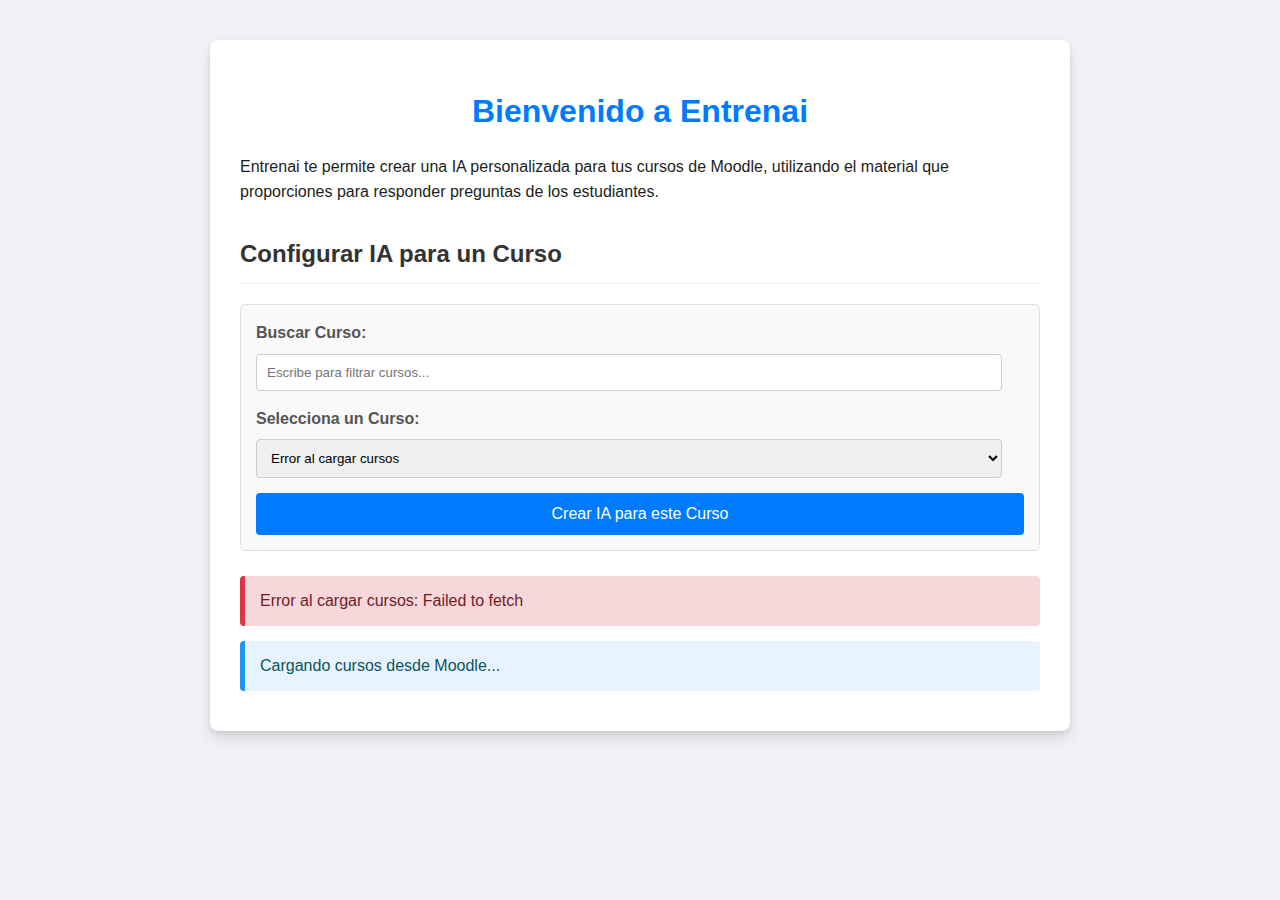
<file: static/index.html>
<!DOCTYPE html>
<html lang="es">
<head>
    <meta charset="UTF-8">
    <meta name="viewport" content="width=device-width, initial-scale=1.0">
    <title>Entrenai - Configuración de IA</title>
    <link rel="stylesheet" href="style.css">
</head>
<body>
    <div class="container">
        <h1>Bienvenido a Entrenai</h1>
        <p>Entrenai te permite crear una IA personalizada para tus cursos de Moodle, utilizando el material que proporciones para responder preguntas de los estudiantes.</p>
        
        <h2>Configurar IA para un Curso</h2>
        
        <div class="controls">
            <label for="course-search">Buscar Curso:</label>
            <input type="text" id="course-search" placeholder="Escribe para filtrar cursos...">
            
            <label for="course-select">Selecciona un Curso:</label>
            <select id="course-select" name="course-select">
                <option value="">Cargando cursos...</option>
            </select>
            
            <button id="setup-ai-button">Crear IA para este Curso</button>
        </div>
        
        <div id="status-messages">
            <!-- Los mensajes de estado aparecerán aquí -->
        </div>
    </div>
    
    <script src="script.js"></script>
</body>
</html>
</file>
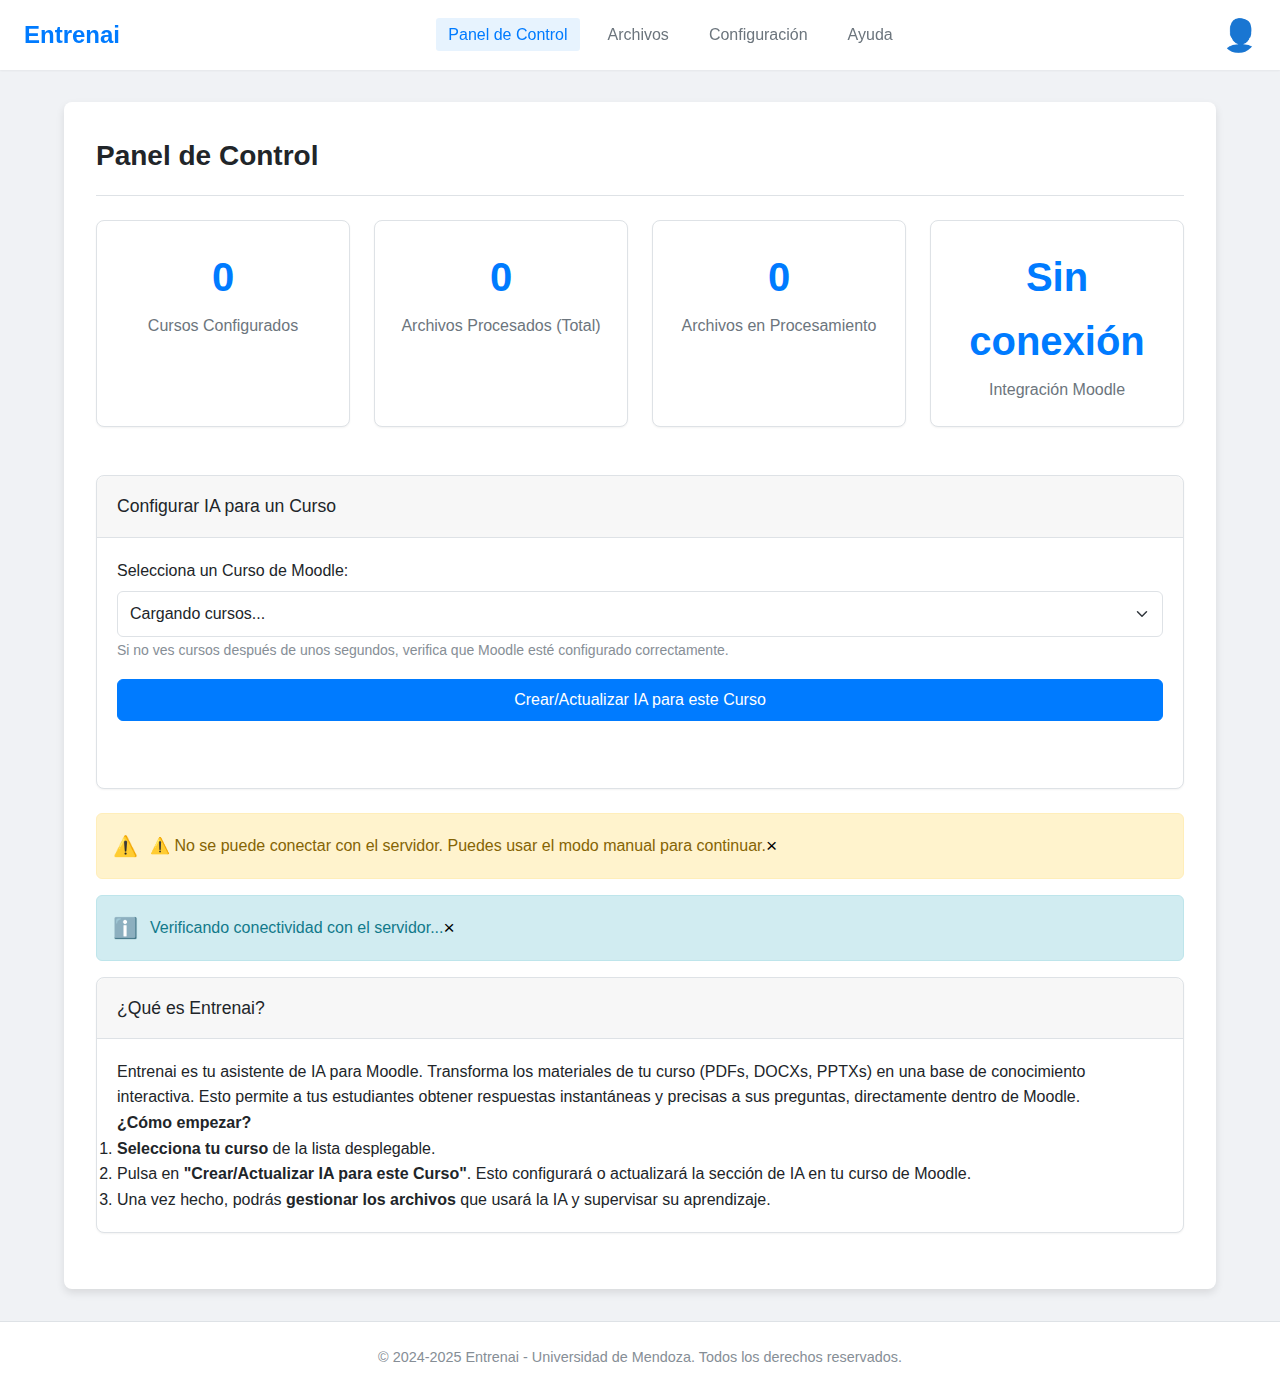
<file: entrenai2/api/estaticos/index.html>
<!DOCTYPE html>
<html lang="es">
<head>
    <meta charset="UTF-8">
    <meta name="viewport" content="width=device-width, initial-scale=1.0">
    <title>Entrenai - Panel de Control</title>
    <link rel="stylesheet" href="estilo.css">
</head>
<body>
    <header class="site-header">
        <div class="logo-container">
            <a href="index.html" class="site-title">Entrenai</a>
        </div>
        <nav class="main-nav">
            <ul>
                <li><a href="index.html" class="active">Panel de Control</a></li>
                <li><a href="#" id="nav-gestionar-archivos">Archivos</a></li>
                <li><a href="#">Configuración</a></li>
                <li><a href="#">Ayuda</a></li>
            </ul>
        </nav>
        <div class="user-profile-icon">
            <img src="data:image/svg+xml,<svg xmlns='http://www.w3.org/2000/svg' viewBox='0 0 100 100'><text y='.9em' font-size='90'>👤</text></svg>" alt="Perfil">
        </div>
    </header>

    <main class="main-content">
        <div class="page-container">
            <div class="page-header">
                <h1>Panel de Control</h1>
            </div>

            <!-- Sección de Estadísticas -->
            <section class="dashboard-grid mb-4">
                <div class="card stat-card">
                    <div class="stat-value" id="stat-cursos-configurados">0</div>
                    <div class="stat-label">Cursos Configurados</div>
                </div>
                <div class="card stat-card">
                    <div class="stat-value" id="stat-archivos-procesados">0</div>
                    <div class="stat-label">Archivos Procesados (Total)</div>
                </div>
                <div class="card stat-card">
                    <div class="stat-value" id="stat-archivos-en-proceso">0</div>
                    <div class="stat-label">Archivos en Procesamiento</div>
                </div>
                <div class="card stat-card">
                    <div class="stat-value" id="stat-estado-moodle">N/A</div>
                    <div class="stat-label">Integración Moodle</div>
                </div>
            </section>

            <!-- Sección de Configuración de Curso -->
            <section class="card mb-4">
                <div class="card-header">
                    Configurar IA para un Curso
                </div>
                <div class="card-body">
                    <div class="form-group">
                        <label for="selector-curso" class="form-label">Selecciona un Curso de Moodle:</label>
                        <select id="selector-curso" name="selector-curso" class="form-select">
                            <option value="">Cargando cursos...</option>
                        </select>
                        <small class="form-text text-muted">
                            Si no ves cursos después de unos segundos, verifica que Moodle esté configurado correctamente.
                        </small>
                    </div>
                    
                    <div class="form-group" id="entrada-manual-curso" style="display: none;">
                        <label for="id-curso-manual" class="form-label">ID del Curso (Manual):</label>
                        <input type="number" id="id-curso-manual" class="form-control" placeholder="Ingresa el ID del curso">
                        <small class="form-text text-muted">
                            Usa esta opción si Moodle no está disponible. Ingresa el ID numérico del curso.
                        </small>
                    </div>
                    
                    <div class="d-flex" style="gap: 1rem;">
                        <button id="boton-configurar-ia" class="btn btn-primary" style="flex-grow: 1;">
                            <span class="btn-spinner d-none"></span>
                            Crear/Actualizar IA para este Curso
                        </button>
                        <button id="boton-gestionar-archivos" class="btn btn-secondary" style="display:none; flex-grow: 1;">
                            Gestionar Archivos del Curso
                        </button>
                    </div>

                    <div class="form-group">
                        <button type="button" id="alternar-entrada-manual" class="btn btn-sm btn-outline-secondary">
                            Usar ID de curso manual
                        </button>
                    </div>
                </div>
            </section>
            
            <div id="contenedor-mensajes-estado"></div>

            <section class="card">
                <div class="card-header">
                    ¿Qué es Entrenai?
                </div>
                <div class="card-body">
                    <p>Entrenai es tu asistente de IA para Moodle. Transforma los materiales de tu curso (PDFs, DOCXs, PPTXs) en una base de conocimiento interactiva. Esto permite a tus estudiantes obtener respuestas instantáneas y precisas a sus preguntas, directamente dentro de Moodle.</p>
                    <h4>¿Cómo empezar?</h4>
                    <ol>
                        <li><strong>Selecciona tu curso</strong> de la lista desplegable.</li>
                        <li>Pulsa en <strong>"Crear/Actualizar IA para este Curso"</strong>. Esto configurará o actualizará la sección de IA en tu curso de Moodle.</li>
                        <li>Una vez hecho, podrás <strong>gestionar los archivos</strong> que usará la IA y supervisar su aprendizaje.</li>
                    </ol>
                </div>
            </section>
        </div>
    </main>

    <footer class="site-footer">
        © 2024-2025 Entrenai - Universidad de Mendoza. Todos los derechos reservados.
    </footer>
    
    <script src="script.js"></script>
    <script>
        document.getElementById('nav-gestionar-archivos').addEventListener('click', function(event) {
            event.preventDefault();
            const selectorCurso = document.getElementById('selector-curso');
            const idCursoSeleccionado = selectorCurso ? selectorCurso.value : null;
            const contenedorMensajes = document.getElementById('contenedor-mensajes-estado');

            function mostrarAlerta(mensaje, tipo = 'warning') {
                if (!contenedorMensajes) return;
                const divAlerta = document.createElement('div');
                divAlerta.className = `alert alert-${type} alert-dismissible fade show`;
                divAlerta.setAttribute('role', 'alert');
                divAlerta.innerHTML = `
                    ${mensaje}
                    <button type="button" class="btn-close" data-bs-dismiss="alert" aria-label="Cerrar" style="background: none; border: none; font-size: 1.2rem; float: right; cursor: pointer;">&times;</button>
                `;
                contenedorMensajes.appendChild(divAlerta);
                setTimeout(() => {
                    divAlerta.style.opacity = '0';
                    setTimeout(() => divAlerta.remove(), 500);
                }, 5000);

                divAlerta.querySelector('.btn-close').addEventListener('click', () => {
                    divAlerta.style.opacity = '0';
                    setTimeout(() => divAlerta.remove(), 500);
                });
            }

            if (idCursoSeleccionado) {
                window.location.href = `/ui/gestionar_archivos.html?id_curso=${idCursoSeleccionado}`;
            } else {
                mostrarAlerta('Por favor, selecciona un curso primero desde el Panel de Control para gestionar sus archivos.');
            }
        });

        document.getElementById('alternar-entrada-manual').addEventListener('click', function() {
            const divEntradaManual = document.getElementById('entrada-manual-curso');
            const divSelectorCurso = document.getElementById('selector-curso').closest('.form-group');
            const esVisibleEntradaManual = divEntradaManual.style.display === 'block';

            if (esVisibleEntradaManual) {
                divEntradaManual.style.display = 'none';
                divSelectorCurso.style.display = 'block';
                this.textContent = 'Usar ID de curso manual';
            } else {
                const valorSeleccionado = document.getElementById('selector-curso').value;
                if (valorSeleccionado) {
                    if (!confirm('Tienes una selección activa en el menú desplegable. ¿Estás seguro de que deseas cambiar a entrada manual?')) {
                        return;
                    }
                }

                divEntradaManual.style.display = 'block';
                divSelectorCurso.style.display = 'none';
                this.textContent = 'Volver a seleccionar curso';
            }
        });
    </script>
</body>
</html>
</file>
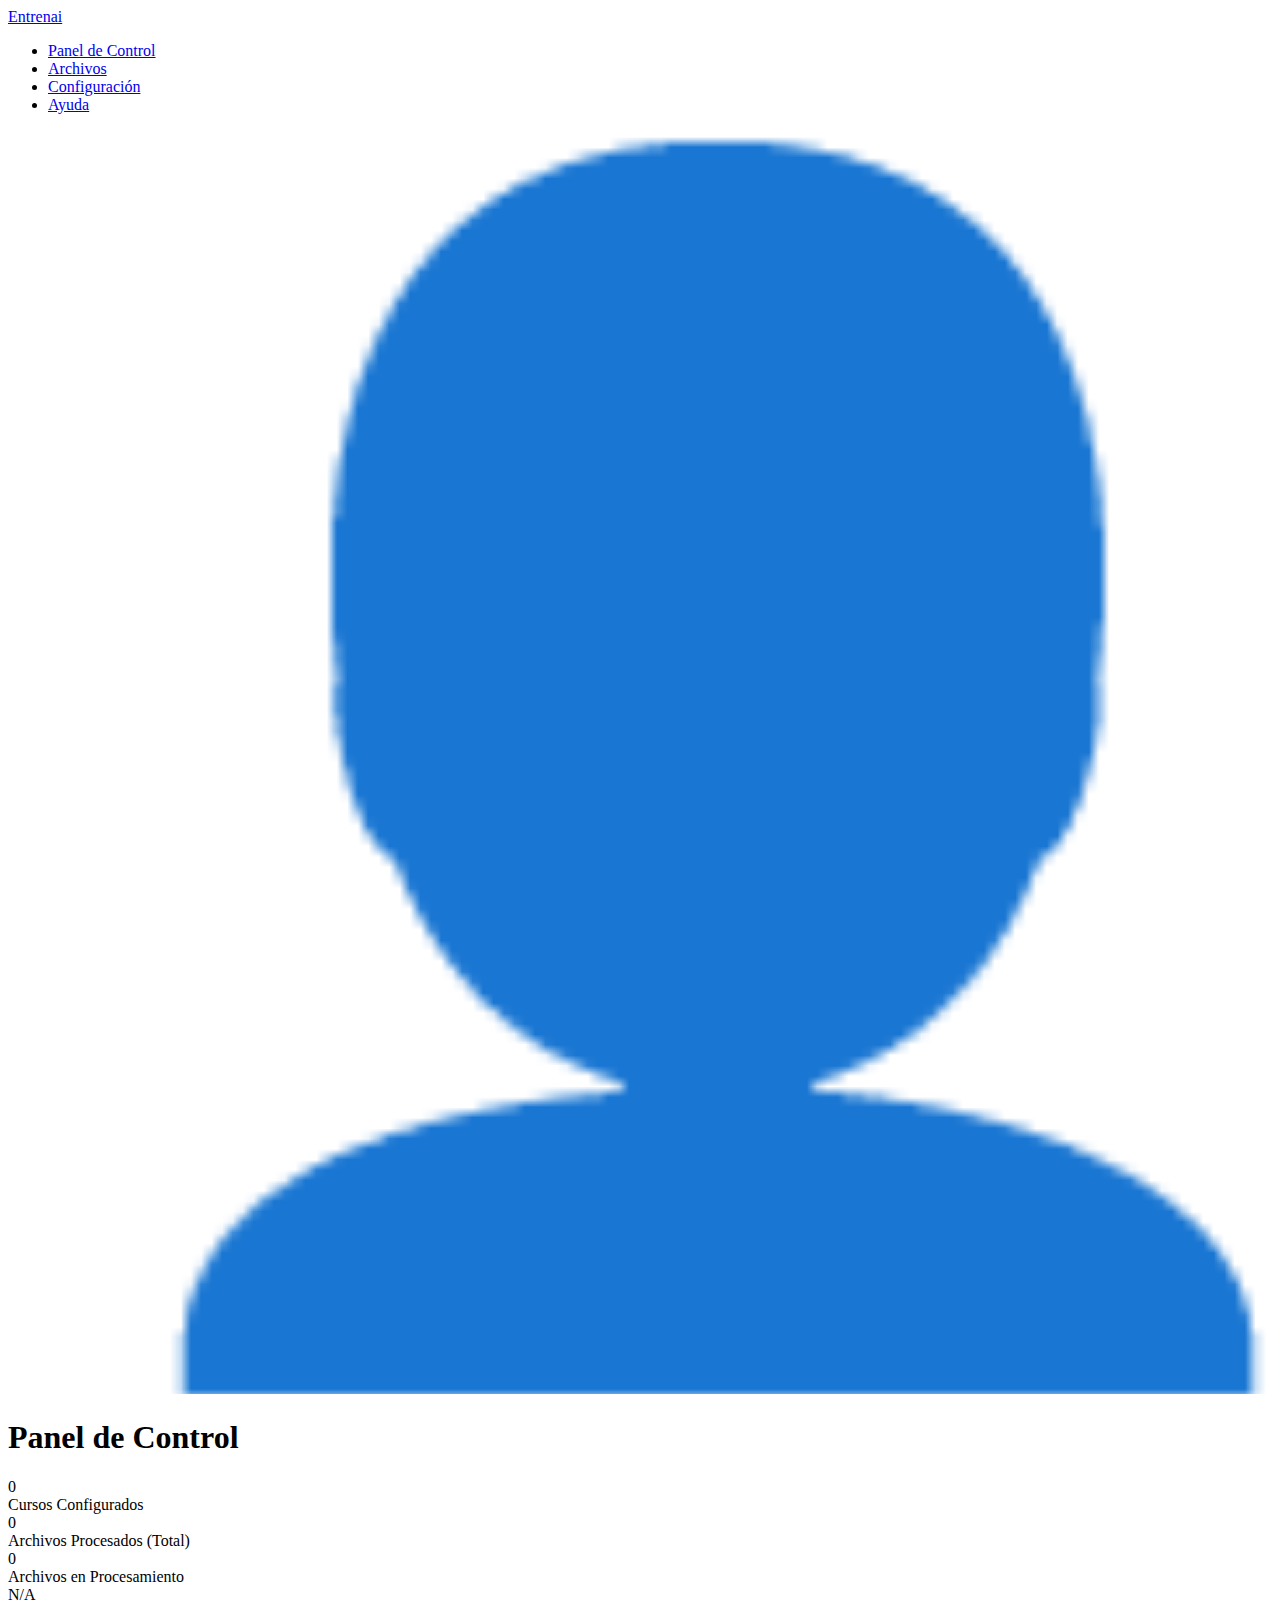
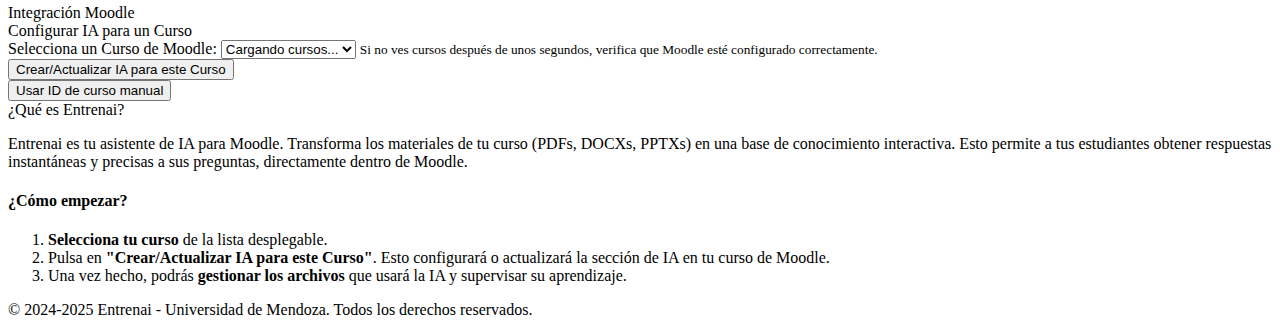
<file: entrenai_refactor/api/estaticos/index.html>
<!DOCTYPE html>
<html lang="es">
<head>
    <meta charset="UTF-8">
    <meta name="viewport" content="width=device-width, initial-scale=1.0">
    <title>Entrenai - Panel de Control</title>
    <link rel="stylesheet" href="estilo.css">
</head>
<body>
    <header class="site-header">
        <div class="logo-container">
            <a href="index.html" class="site-title">Entrenai</a>
        </div>
        <nav class="main-nav">
            <ul>
                <li><a href="index.html" class="active">Panel de Control</a></li>
                <li><a href="#" id="nav-gestionar-archivos">Archivos</a></li>
                <li><a href="#">Configuración</a></li>
                <li><a href="#">Ayuda</a></li>
            </ul>
        </nav>
        <div class="user-profile-icon">
            <img src="data:image/svg+xml,<svg xmlns='http://www.w3.org/2000/svg' viewBox='0 0 100 100'><text y='.9em' font-size='90'>👤</text></svg>" alt="Perfil">
        </div>
    </header>

    <main class="main-content">
        <div class="page-container">
            <div class="page-header">
                <h1>Panel de Control</h1>
            </div>

            <!-- Sección de Estadísticas -->
            <section class="dashboard-grid mb-4">
                <div class="card stat-card">
                    <div class="stat-value" id="stat-cursos-configurados">0</div>
                    <div class="stat-label">Cursos Configurados</div>
                </div>
                <div class="card stat-card">
                    <div class="stat-value" id="stat-archivos-procesados">0</div>
                    <div class="stat-label">Archivos Procesados (Total)</div>
                </div>
                <div class="card stat-card">
                    <div class="stat-value" id="stat-archivos-en-proceso">0</div>
                    <div class="stat-label">Archivos en Procesamiento</div>
                </div>
                <div class="card stat-card">
                    <div class="stat-value" id="stat-estado-moodle">N/A</div>
                    <div class="stat-label">Integración Moodle</div>
                </div>
            </section>

            <!-- Sección de Configuración de Curso -->
            <section class="card mb-4">
                <div class="card-header">
                    Configurar IA para un Curso
                </div>
                <div class="card-body">
                    <div class="form-group">
                        <label for="selector-curso" class="form-label">Selecciona un Curso de Moodle:</label>
                        <select id="selector-curso" name="selector-curso" class="form-select">
                            <option value="">Cargando cursos...</option>
                        </select>
                        <small class="form-text text-muted">
                            Si no ves cursos después de unos segundos, verifica que Moodle esté configurado correctamente.
                        </small>
                    </div>
                    
                    <div class="form-group" id="entrada-manual-curso" style="display: none;">
                        <label for="id-curso-manual" class="form-label">ID del Curso (Manual):</label>
                        <input type="number" id="id-curso-manual" class="form-control" placeholder="Ingresa el ID del curso">
                        <small class="form-text text-muted">
                            Usa esta opción si Moodle no está disponible. Ingresa el ID numérico del curso.
                        </small>
                    </div>
                    
                    <div class="d-flex" style="gap: 1rem;">
                        <button id="boton-configurar-ia" class="btn btn-primary" style="flex-grow: 1;">
                            <span class="btn-spinner d-none"></span>
                            Crear/Actualizar IA para este Curso
                        </button>
                        <button id="boton-gestionar-archivos" class="btn btn-secondary" style="display:none; flex-grow: 1;">
                            Gestionar Archivos del Curso
                        </button>
                    </div>

                    <div class="form-group">
                        <button type="button" id="alternar-entrada-manual" class="btn btn-sm btn-outline-secondary">
                            Usar ID de curso manual
                        </button>
                    </div>
                </div>
            </section>
            
            <div id="contenedor-mensajes-estado"></div>

            <section class="card">
                <div class="card-header">
                    ¿Qué es Entrenai?
                </div>
                <div class="card-body">
                    <p>Entrenai es tu asistente de IA para Moodle. Transforma los materiales de tu curso (PDFs, DOCXs, PPTXs) en una base de conocimiento interactiva. Esto permite a tus estudiantes obtener respuestas instantáneas y precisas a sus preguntas, directamente dentro de Moodle.</p>
                    <h4>¿Cómo empezar?</h4>
                    <ol>
                        <li><strong>Selecciona tu curso</strong> de la lista desplegable.</li>
                        <li>Pulsa en <strong>"Crear/Actualizar IA para este Curso"</strong>. Esto configurará o actualizará la sección de IA en tu curso de Moodle.</li>
                        <li>Una vez hecho, podrás <strong>gestionar los archivos</strong> que usará la IA y supervisar su aprendizaje.</li>
                    </ol>
                </div>
            </section>
        </div>
    </main>

    <footer class="site-footer">
        © 2024-2025 Entrenai - Universidad de Mendoza. Todos los derechos reservados.
    </footer>
    
    <script src="script.js"></script>
    <script>
        document.getElementById('nav-gestionar-archivos').addEventListener('click', function(event) {
            event.preventDefault();
            const selectorCurso = document.getElementById('selector-curso');
            const idCursoSeleccionado = selectorCurso ? selectorCurso.value : null;
            const contenedorMensajes = document.getElementById('contenedor-mensajes-estado');

            function mostrarAlerta(mensaje, tipo = 'warning') {
                if (!contenedorMensajes) return;
                const divAlerta = document.createElement('div');
                divAlerta.className = `alert alert-${type} alert-dismissible fade show`;
                divAlerta.setAttribute('role', 'alert');
                divAlerta.innerHTML = `
                    ${mensaje}
                    <button type="button" class="btn-close" data-bs-dismiss="alert" aria-label="Cerrar" style="background: none; border: none; font-size: 1.2rem; float: right; cursor: pointer;">&times;</button>
                `;
                contenedorMensajes.appendChild(divAlerta);
                setTimeout(() => {
                    divAlerta.style.opacity = '0';
                    setTimeout(() => divAlerta.remove(), 500);
                }, 5000);

                divAlerta.querySelector('.btn-close').addEventListener('click', () => {
                    divAlerta.style.opacity = '0';
                    setTimeout(() => divAlerta.remove(), 500);
                });
            }

            if (idCursoSeleccionado) {
                window.location.href = `/ui/gestionar_archivos.html?id_curso=${idCursoSeleccionado}`;
            } else {
                mostrarAlerta('Por favor, selecciona un curso primero desde el Panel de Control para gestionar sus archivos.');
            }
        });

        document.getElementById('alternar-entrada-manual').addEventListener('click', function() {
            const divEntradaManual = document.getElementById('entrada-manual-curso');
            const divSelectorCurso = document.getElementById('selector-curso').closest('.form-group');
            const esVisibleEntradaManual = divEntradaManual.style.display === 'block';

            if (esVisibleEntradaManual) {
                divEntradaManual.style.display = 'none';
                divSelectorCurso.style.display = 'block';
                this.textContent = 'Usar ID de curso manual';
            } else {
                const valorSeleccionado = document.getElementById('selector-curso').value;
                if (valorSeleccionado) {
                    if (!confirm('Tienes una selección activa en el menú desplegable. ¿Estás seguro de que deseas cambiar a entrada manual?')) {
                        return;
                    }
                }

                divEntradaManual.style.display = 'block';
                divSelectorCurso.style.display = 'none';
                this.textContent = 'Volver a seleccionar curso';
            }
        });
    </script>
</body>
</html>
</file>
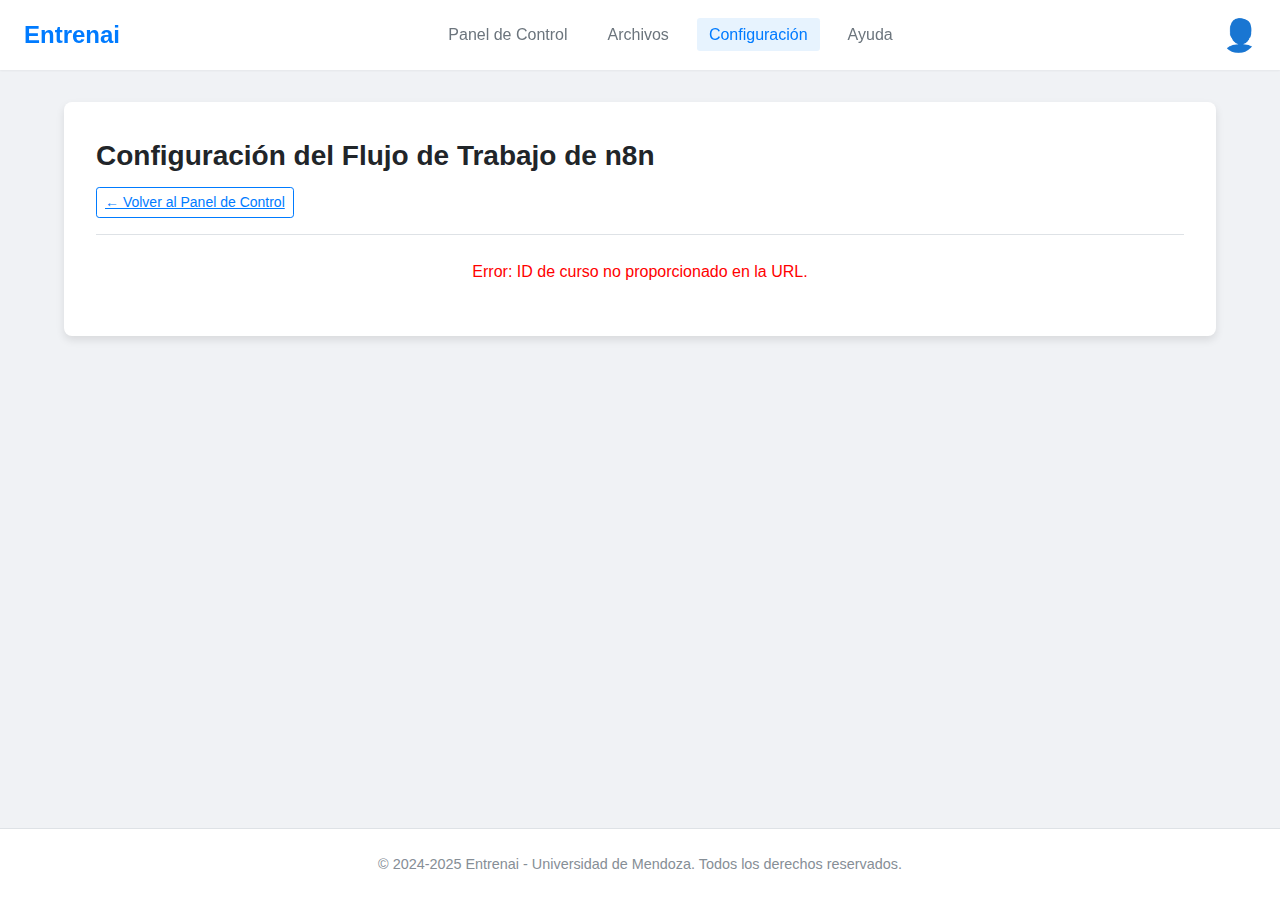
<file: entrenai2/api/estaticos/editor_flujo.html>
<!DOCTYPE html>
<html lang="es">
<head>
    <meta charset="UTF-8">
    <meta name="viewport" content="width=device-width, initial-scale=1.0">
    <title>Editor de Configuración de Flujo de Trabajo n8n</title>
    <link rel="stylesheet" href="estilo.css">
</head>
<body>
    <header class="site-header">
        <div class="logo-container">
            <a href="index.html" class="site-title">Entrenai</a>
        </div>
        <nav class="main-nav">
            <ul>
                <li><a href="index.html">Panel de Control</a></li>
                <li><a href="#" id="nav-gestionar-archivos">Archivos</a></li>
                <li><a href="#" class="active">Configuración</a></li>
                <li><a href="#">Ayuda</a></li>
            </ul>
        </nav>
        <div class="user-profile-icon">
            <img src="data:image/svg+xml,<svg xmlns='http://www.w3.org/2000/svg' viewBox='0 0 100 100'><text y='.9em' font-size='90'>👤</text></svg>" alt="Perfil">
        </div>
    </header>

    <main class="main-content">
        <div class="page-container">
            <div class="page-header">
                <h1>Configuración del Flujo de Trabajo de n8n</h1>
                <a href="index.html" class="btn btn-sm btn-outline-primary mt-2">&larr; Volver al Panel de Control</a>
            </div>
            
            <div id="mensaje-carga" style="text-align: center; margin-bottom: 20px;">Cargando configuración...</div>
            
            <form id="formulario-configuracion-flujo" style="display: none;">
                <div class="form-group">
                    <label for="mensajesIniciales">Mensajes Iniciales:</label>
                    <textarea id="mensajesIniciales" name="mensajesIniciales" placeholder="Ej: ¡Hola! Soy tu asistente académico." class="form-control"></textarea>
                </div>
                <div class="form-group">
                    <label for="mensajeSistema">Mensaje del Sistema (se añadirá):</label>
                    <textarea id="mensajeSistema" name="mensajeSistema" placeholder="Ej: Eres un asistente amable y formal." class="form-control"></textarea>
                </div>
                <div class="form-group">
                    <label for="marcadorPosicionEntrada">Marcador de Posición de Entrada:</label>
                    <input type="text" id="marcadorPosicionEntrada" name="marcadorPosicionEntrada" placeholder="Ej: Escribe tu consulta aquí..." class="form-control">
                </div>
                <div class="form-group">
                    <label for="tituloChat">Título del Chat:</label>
                    <input type="text" id="tituloChat" name="tituloChat" placeholder="Ej: Centro de Ayuda Académica" class="form-control">
                </div>
                <button type="submit" class="btn btn-primary">Guardar Configuración</button>
                <div id="mensaje-respuesta" class="message" style="display: none;"></div>
            </form>
        </div>
    </main>

    <footer class="site-footer">
        © 2024-2025 Entrenai - Universidad de Mendoza. Todos los derechos reservados.
    </footer>

    <script src="editor_flujo.js"></script>
</body>
</html>
</file>
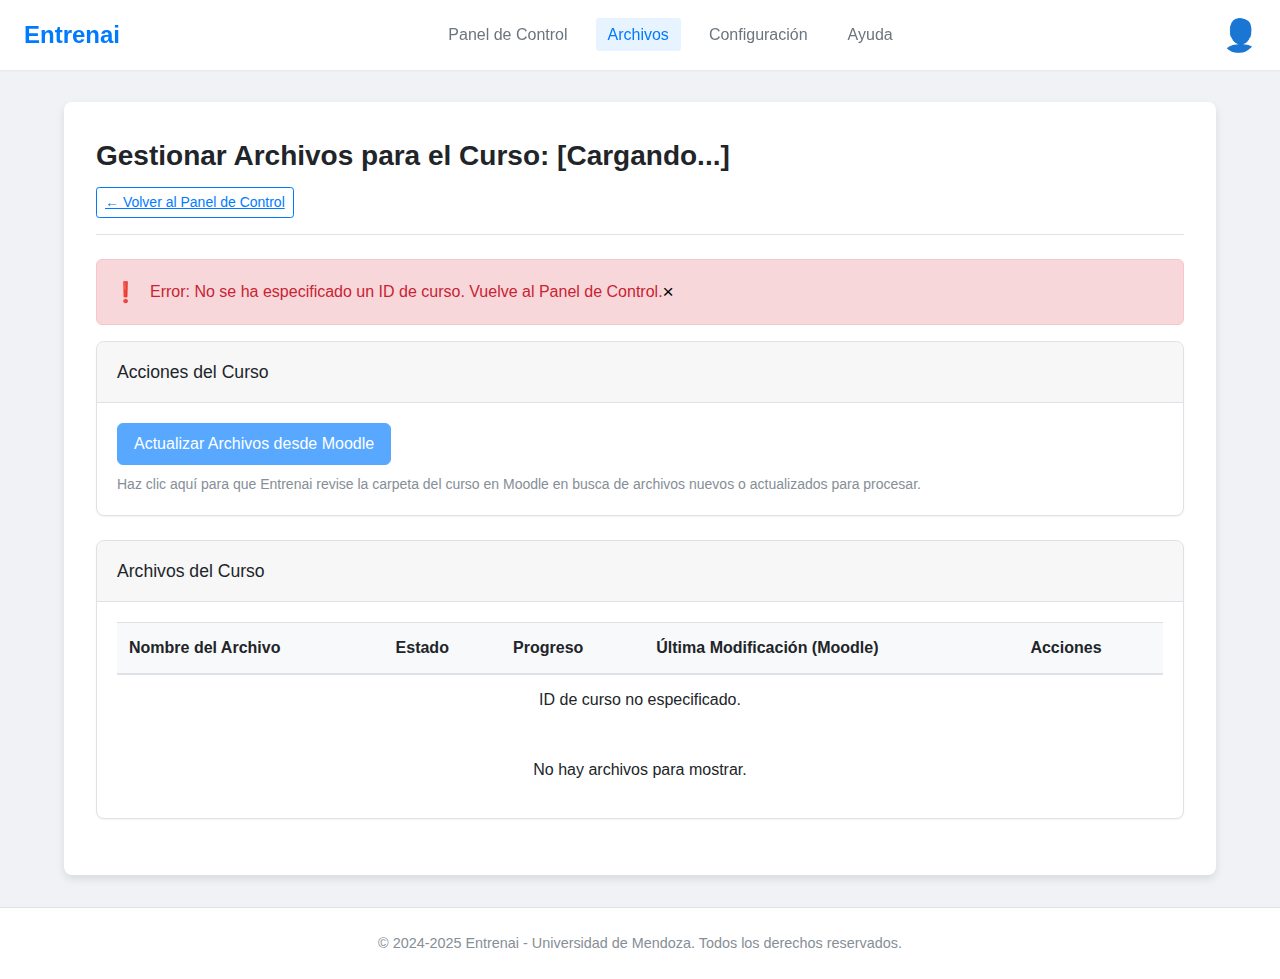
<file: entrenai2/api/estaticos/gestionar_archivos.html>
<!DOCTYPE html>
<html lang="es">
<head>
    <meta charset="UTF-8">
    <meta name="viewport" content="width=device-width, initial-scale=1.0">
    <title>Entrenai - Gestionar Archivos</title>
    <link rel="stylesheet" href="estilo.css">
</head>
<body>
    <header class="site-header">
        <div class="logo-container">
            <a href="index.html" class="site-title">Entrenai</a>
        </div>
        <nav class="main-nav">
            <ul>
                <li><a href="index.html">Panel de Control</a></li>
                <li><a href="#" id="nav-gestionar-archivos" class="active">Archivos</a></li>
                <li><a href="#">Configuración</a></li>
                <li><a href="#">Ayuda</a></li>
            </ul>
        </nav>
        <div class="user-profile-icon">
            <img src="data:image/svg+xml,<svg xmlns='http://www.w3.org/2000/svg' viewBox='0 0 100 100'><text y='.9em' font-size='90'>👤</text></svg>" alt="Perfil">
        </div>
    </header>

    <main class="main-content">
        <div class="page-container">
            <div class="page-header">
                <h1>Gestionar Archivos para el Curso: <span id="nombre-curso-placeholder">[Cargando...]</span></h1>
                <a href="index.html" class="btn btn-sm btn-outline-primary mt-2">&larr; Volver al Panel de Control</a>
            </div>

            <div id="contenedor-mensajes-gestion"></div>
            
            <section class="card mb-4">
                <div class="card-header">
                    Acciones del Curso
                </div>
                <div class="card-body">
                    <button id="boton-refrescar-archivos-moodle" class="btn btn-primary">
                        <span class="btn-spinner d-none"></span>
                        Actualizar Archivos desde Moodle
                    </button>
                    <p class="form-text mt-2">
                        Haz clic aquí para que Entrenai revise la carpeta del curso en Moodle en busca de archivos nuevos o actualizados para procesar.
                    </p>
                </div>
            </section>

            <section class="card">
                <div class="card-header">
                    Archivos del Curso
                </div>
                <div class="card-body">
                    <div class="table-container">
                        <table class="table" id="tabla-archivos">
                            <thead>
                                <tr>
                                    <th>Nombre del Archivo</th>
                                    <th>Estado</th>
                                    <th>Progreso</th>
                                    <th>Última Modificación (Moodle)</th>
                                    <th>Acciones</th>
                                </tr>
                            </thead>
                            <tbody id="cuerpo-tabla-archivos">
                                <tr>
                                    <td colspan="5" class="text-center p-3">
                                        <span class="btn-spinner"></span> Cargando archivos...
                                    </td>
                                </tr>
                            </tbody>
                        </table>
                    </div>
                    <p id="mensaje-sin-archivos" class="text-center p-3 d-none">No hay archivos para mostrar.</p>
                </div>
            </section>
        </div>
    </main>

    <footer class="site-footer">
        © 2024-2025 Entrenai - Universidad de Mendoza. Todos los derechos reservados.
    </footer>

    <script src="gestionar_archivos.js"></script>
    <script>
        document.getElementById('nav-gestionar-archivos').addEventListener('click', function(event) {
            event.preventDefault();
            const params = new URLSearchParams(window.location.search);
            const idCurso = params.get('id_curso');
            if (!idCurso) {
                window.location.href = 'index.html';
            } else {
                console.log("Ya estás en la página de gestión de archivos para el curso ID:", idCurso);
            }
        });
    </script>
</body>
</html>
</file>
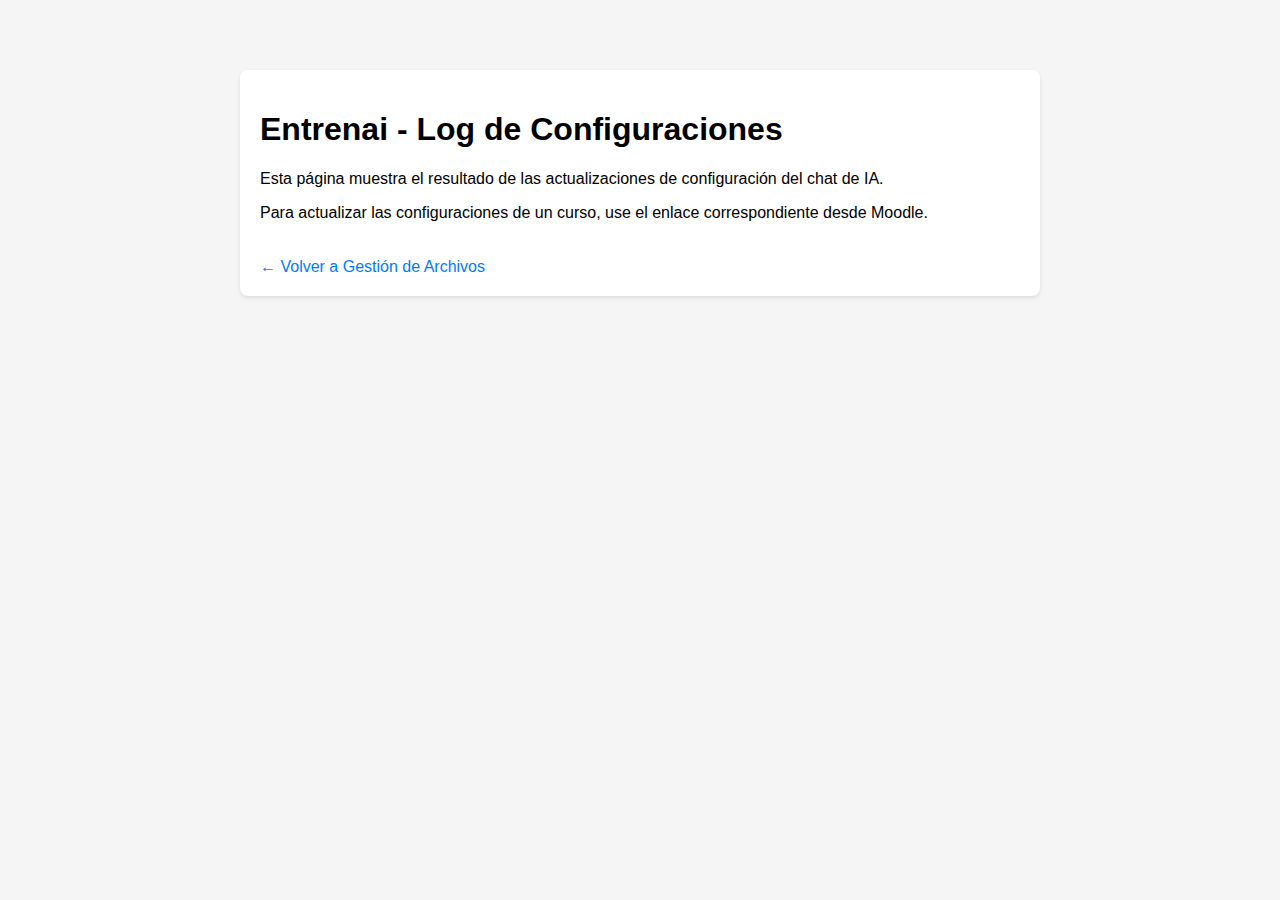
<file: entrenai_refactor/api/estaticos/config_log.html>
<!DOCTYPE html>
<html>
<head>
    <title>Log de Configuraciones - Entrenai</title>
    <meta charset="UTF-8">
    <style>
        body {
            font-family: Arial, sans-serif;
            max-width: 800px;
            margin: 50px auto;
            padding: 20px;
            background-color: #f5f5f5;
        }
        .container {
            background-color: white;
            padding: 20px;
            border-radius: 8px;
            box-shadow: 0 2px 4px rgba(0,0,0,0.1);
        }
        .success {
            color: #28a745;
            background-color: #d4edda;
            border: 1px solid #c3e6cb;
            padding: 15px;
            border-radius: 5px;
            margin: 20px 0;
        }
        .error {
            color: #dc3545;
            background-color: #f8d7da;
            border: 1px solid #f5c6cb;
            padding: 15px;
            border-radius: 5px;
            margin: 20px 0;
        }
        .config-item {
            margin: 10px 0;
            padding: 10px;
            background-color: #f8f9fa;
            border-left: 4px solid #007bff;
        }
        .back-link {
            display: inline-block;
            margin-top: 20px;
            color: #007bff;
            text-decoration: none;
        }
        .back-link:hover {
            text-decoration: underline;
        }
    </style>
    <script>
        // Función para obtener parámetros de la URL
        function getUrlParameter(name) {
            name = name.replace(/[\[]/, '\\[').replace(/[\]]/, '\\]');
            var regex = new RegExp('[\\?&]' + name + '=([^&#]*)');
            var results = regex.exec(location.search);
            return results === null ? '' : decodeURIComponent(results[1].replace(/\+/g, ' '));
        }

        // Función para mostrar el resultado de la actualización
        async function showUpdateResult() {
            const courseId = getUrlParameter('course_id');
            const status = getUrlParameter('status');
            const message = getUrlParameter('message');
            
            if (courseId && status) {
                document.getElementById('course-id').textContent = courseId;
                
                if (status === 'success') {
                    document.getElementById('success-message').style.display = 'block';
                    document.getElementById('success-text').textContent = message || 'Configuraciones actualizadas exitosamente';
                } else {
                    document.getElementById('error-message').style.display = 'block';
                    document.getElementById('error-text').textContent = message || 'Error al actualizar configuraciones';
                }
            } else {
                // Si no hay parámetros, mostrar página de inicio
                document.getElementById('default-content').style.display = 'block';
            }
        }

        // Ejecutar cuando la página cargue
        window.onload = showUpdateResult;
    </script>
</head>
<body>
    <div class="container">
        <h1>Entrenai - Log de Configuraciones</h1>
        
        <div id="default-content" style="display: none;">
            <p>Esta página muestra el resultado de las actualizaciones de configuración del chat de IA.</p>
            <p>Para actualizar las configuraciones de un curso, use el enlace correspondiente desde Moodle.</p>
        </div>

        <div id="success-message" class="success" style="display: none;">
            <h3>✅ Actualización Exitosa</h3>
            <p><strong>Curso ID:</strong> <span id="course-id"></span></p>
            <p id="success-text"></p>
        </div>

        <div id="error-message" class="error" style="display: none;">
            <h3>❌ Error en la Actualización</h3>
            <p><strong>Curso ID:</strong> <span id="course-id"></span></p>
            <p id="error-text"></p>
        </div>

        <a href="/ui/manage_files.html" class="back-link">← Volver a Gestión de Archivos</a>
    </div>
</body>
</html>
</file>
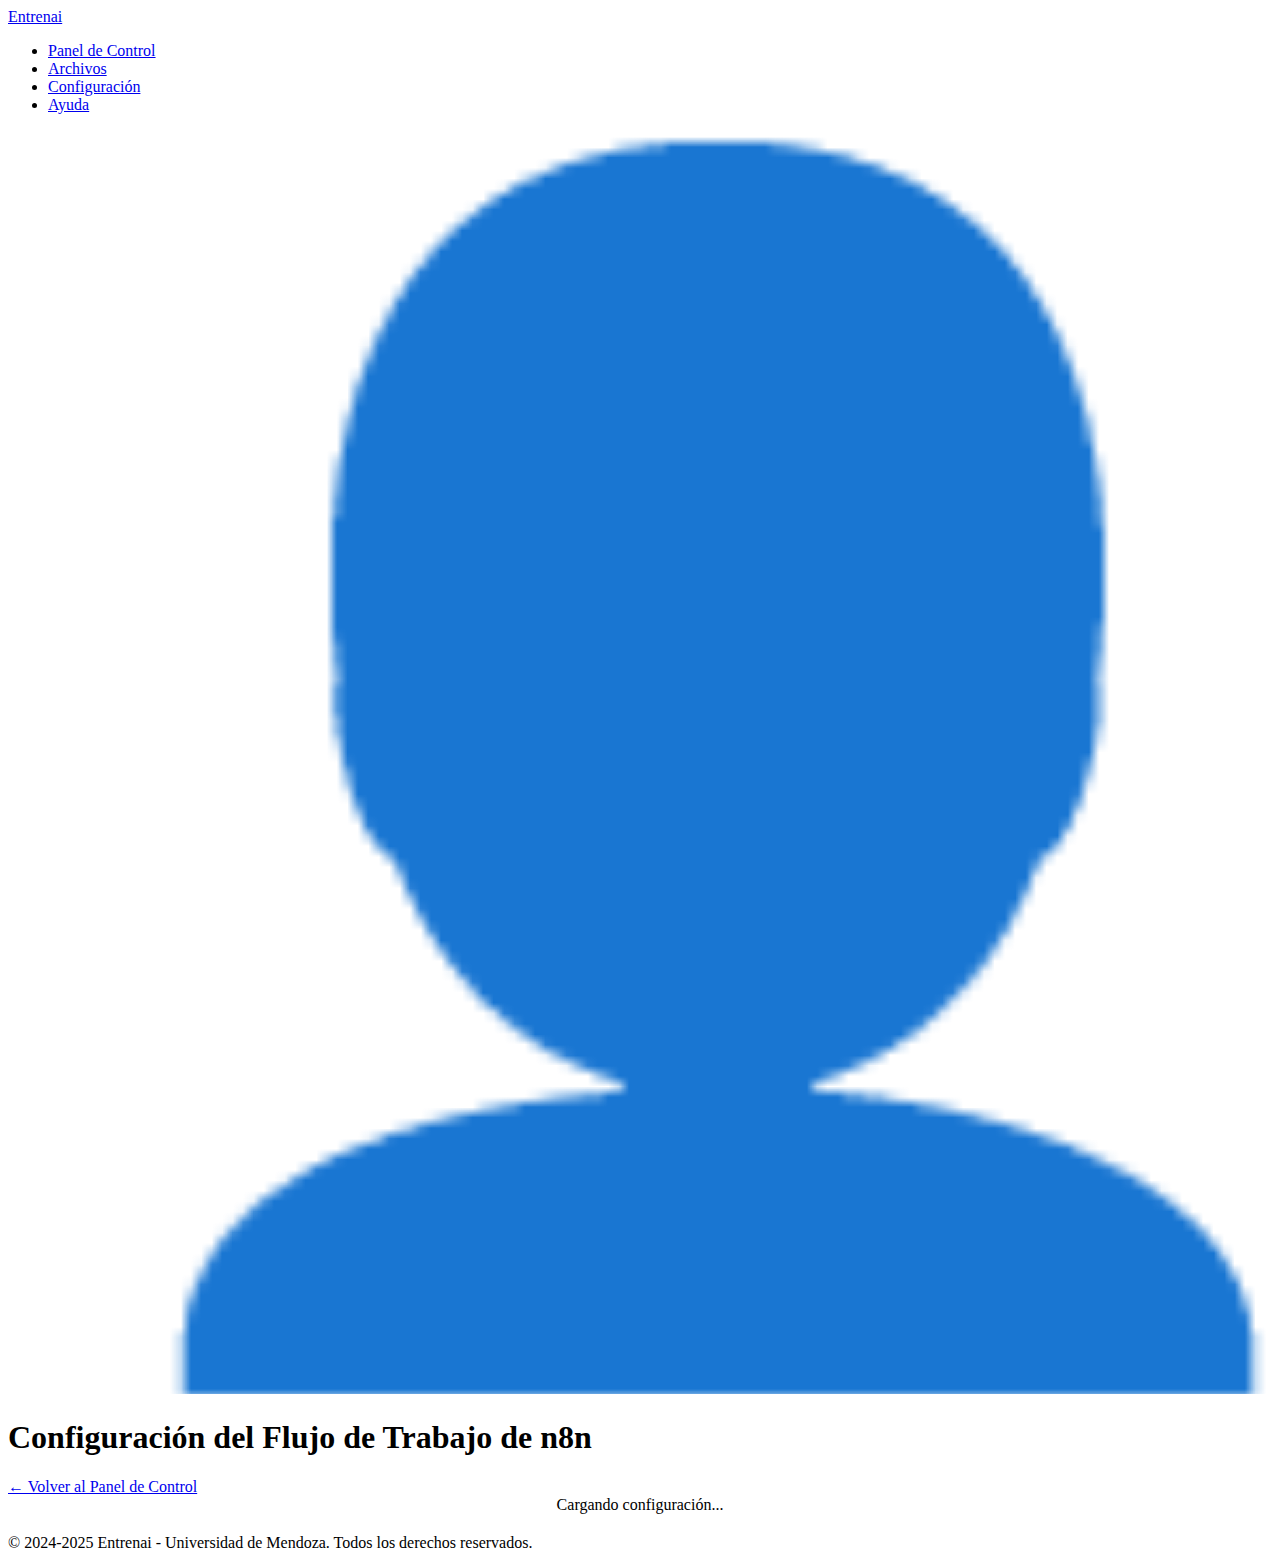
<file: entrenai_refactor/api/estaticos/editor_flujo.html>
<!DOCTYPE html>
<html lang="es">
<head>
    <meta charset="UTF-8">
    <meta name="viewport" content="width=device-width, initial-scale=1.0">
    <title>Editor de Configuración de Flujo de Trabajo n8n</title>
    <link rel="stylesheet" href="estilo.css">
</head>
<body>
    <header class="site-header">
        <div class="logo-container">
            <a href="index.html" class="site-title">Entrenai</a>
        </div>
        <nav class="main-nav">
            <ul>
                <li><a href="index.html">Panel de Control</a></li>
                <li><a href="#" id="nav-gestionar-archivos">Archivos</a></li>
                <li><a href="#" class="active">Configuración</a></li>
                <li><a href="#">Ayuda</a></li>
            </ul>
        </nav>
        <div class="user-profile-icon">
            <img src="data:image/svg+xml,<svg xmlns='http://www.w3.org/2000/svg' viewBox='0 0 100 100'><text y='.9em' font-size='90'>👤</text></svg>" alt="Perfil">
        </div>
    </header>

    <main class="main-content">
        <div class="page-container">
            <div class="page-header">
                <h1>Configuración del Flujo de Trabajo de n8n</h1>
                <a href="index.html" class="btn btn-sm btn-outline-primary mt-2">&larr; Volver al Panel de Control</a>
            </div>
            
            <div id="mensaje-carga" style="text-align: center; margin-bottom: 20px;">Cargando configuración...</div>
            
            <form id="formulario-configuracion-flujo" style="display: none;">
                <div class="form-group">
                    <label for="mensajesIniciales">Mensajes Iniciales:</label>
                    <textarea id="mensajesIniciales" name="mensajesIniciales" placeholder="Ej: ¡Hola! Soy tu asistente académico." class="form-control"></textarea>
                </div>
                <div class="form-group">
                    <label for="mensajeSistema">Mensaje del Sistema (se añadirá):</label>
                    <textarea id="mensajeSistema" name="mensajeSistema" placeholder="Ej: Eres un asistente amable y formal." class="form-control"></textarea>
                </div>
                <div class="form-group">
                    <label for="marcadorPosicionEntrada">Marcador de Posición de Entrada:</label>
                    <input type="text" id="marcadorPosicionEntrada" name="marcadorPosicionEntrada" placeholder="Ej: Escribe tu consulta aquí..." class="form-control">
                </div>
                <div class="form-group">
                    <label for="tituloChat">Título del Chat:</label>
                    <input type="text" id="tituloChat" name="tituloChat" placeholder="Ej: Centro de Ayuda Académica" class="form-control">
                </div>
                <button type="submit" class="btn btn-primary">Guardar Configuración</button>
                <div id="mensaje-respuesta" class="message" style="display: none;"></div>
            </form>
        </div>
    </main>

    <footer class="site-footer">
        © 2024-2025 Entrenai - Universidad de Mendoza. Todos los derechos reservados.
    </footer>

    <script src="editor_flujo.js"></script>
</body>
</html>
</file>
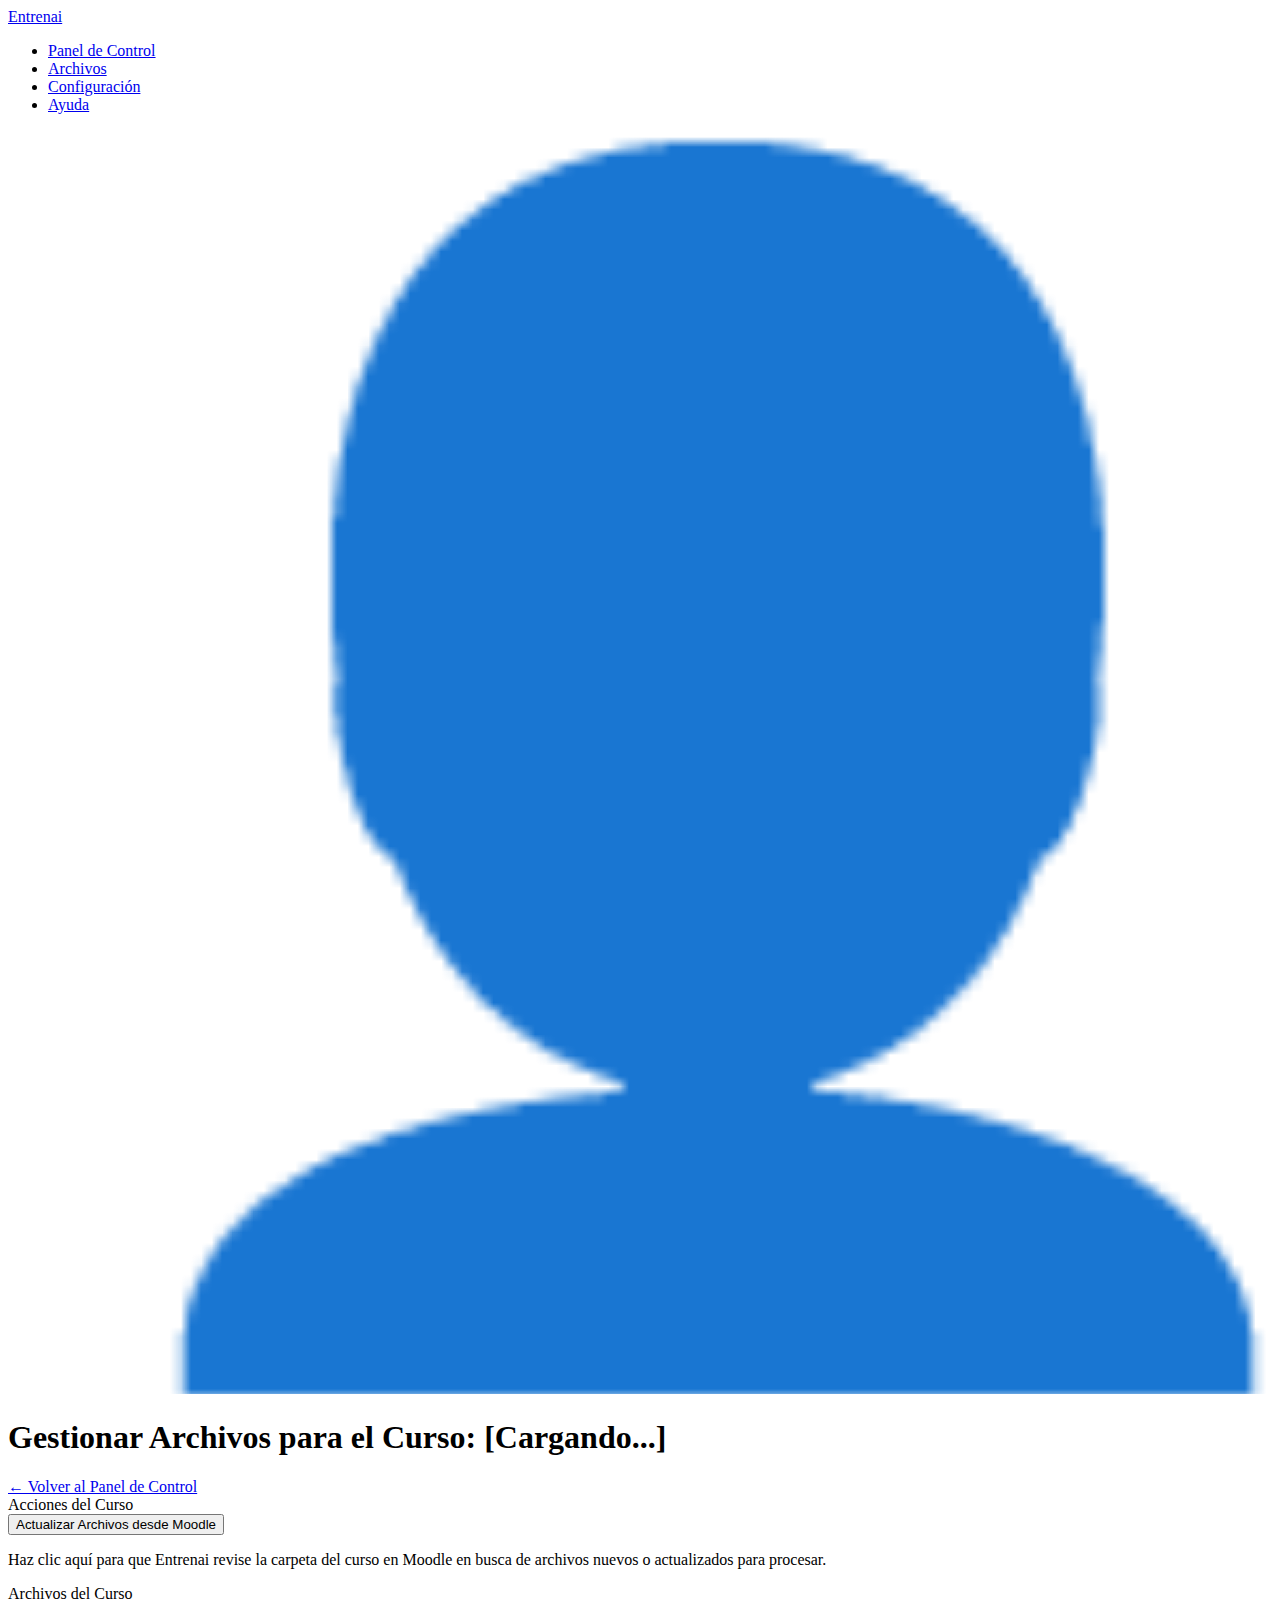
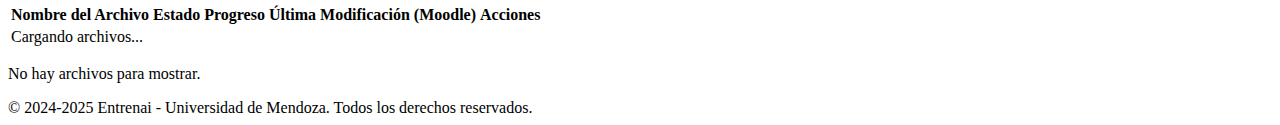
<file: entrenai_refactor/api/estaticos/gestionar_archivos.html>
<!DOCTYPE html>
<html lang="es">
<head>
    <meta charset="UTF-8">
    <meta name="viewport" content="width=device-width, initial-scale=1.0">
    <title>Entrenai - Gestionar Archivos</title>
    <link rel="stylesheet" href="estilo.css">
</head>
<body>
    <header class="site-header">
        <div class="logo-container">
            <a href="index.html" class="site-title">Entrenai</a>
        </div>
        <nav class="main-nav">
            <ul>
                <li><a href="index.html">Panel de Control</a></li>
                <li><a href="#" id="nav-gestionar-archivos" class="active">Archivos</a></li>
                <li><a href="#">Configuración</a></li>
                <li><a href="#">Ayuda</a></li>
            </ul>
        </nav>
        <div class="user-profile-icon">
            <img src="data:image/svg+xml,<svg xmlns='http://www.w3.org/2000/svg' viewBox='0 0 100 100'><text y='.9em' font-size='90'>👤</text></svg>" alt="Perfil">
        </div>
    </header>

    <main class="main-content">
        <div class="page-container">
            <div class="page-header">
                <h1>Gestionar Archivos para el Curso: <span id="nombre-curso-placeholder">[Cargando...]</span></h1>
                <a href="index.html" class="btn btn-sm btn-outline-primary mt-2">&larr; Volver al Panel de Control</a>
            </div>

            <div id="contenedor-mensajes-gestion"></div>
            
            <section class="card mb-4">
                <div class="card-header">
                    Acciones del Curso
                </div>
                <div class="card-body">
                    <button id="boton-refrescar-archivos-moodle" class="btn btn-primary">
                        <span class="btn-spinner d-none"></span>
                        Actualizar Archivos desde Moodle
                    </button>
                    <p class="form-text mt-2">
                        Haz clic aquí para que Entrenai revise la carpeta del curso en Moodle en busca de archivos nuevos o actualizados para procesar.
                    </p>
                </div>
            </section>

            <section class="card">
                <div class="card-header">
                    Archivos del Curso
                </div>
                <div class="card-body">
                    <div class="table-container">
                        <table class="table" id="tabla-archivos">
                            <thead>
                                <tr>
                                    <th>Nombre del Archivo</th>
                                    <th>Estado</th>
                                    <th>Progreso</th>
                                    <th>Última Modificación (Moodle)</th>
                                    <th>Acciones</th>
                                </tr>
                            </thead>
                            <tbody id="cuerpo-tabla-archivos">
                                <tr>
                                    <td colspan="5" class="text-center p-3">
                                        <span class="btn-spinner"></span> Cargando archivos...
                                    </td>
                                </tr>
                            </tbody>
                        </table>
                    </div>
                    <p id="mensaje-sin-archivos" class="text-center p-3 d-none">No hay archivos para mostrar.</p>
                </div>
            </section>
        </div>
    </main>

    <footer class="site-footer">
        © 2024-2025 Entrenai - Universidad de Mendoza. Todos los derechos reservados.
    </footer>

    <script src="gestionar_archivos.js"></script>
    <script>
        document.getElementById('nav-gestionar-archivos').addEventListener('click', function(event) {
            event.preventDefault();
            const params = new URLSearchParams(window.location.search);
            const idCurso = params.get('id_curso');
            if (!idCurso) {
                window.location.href = 'index.html';
            } else {
                console.log("Ya estás en la página de gestión de archivos para el curso ID:", idCurso);
            }
        });
    </script>
</body>
</html>
</file>
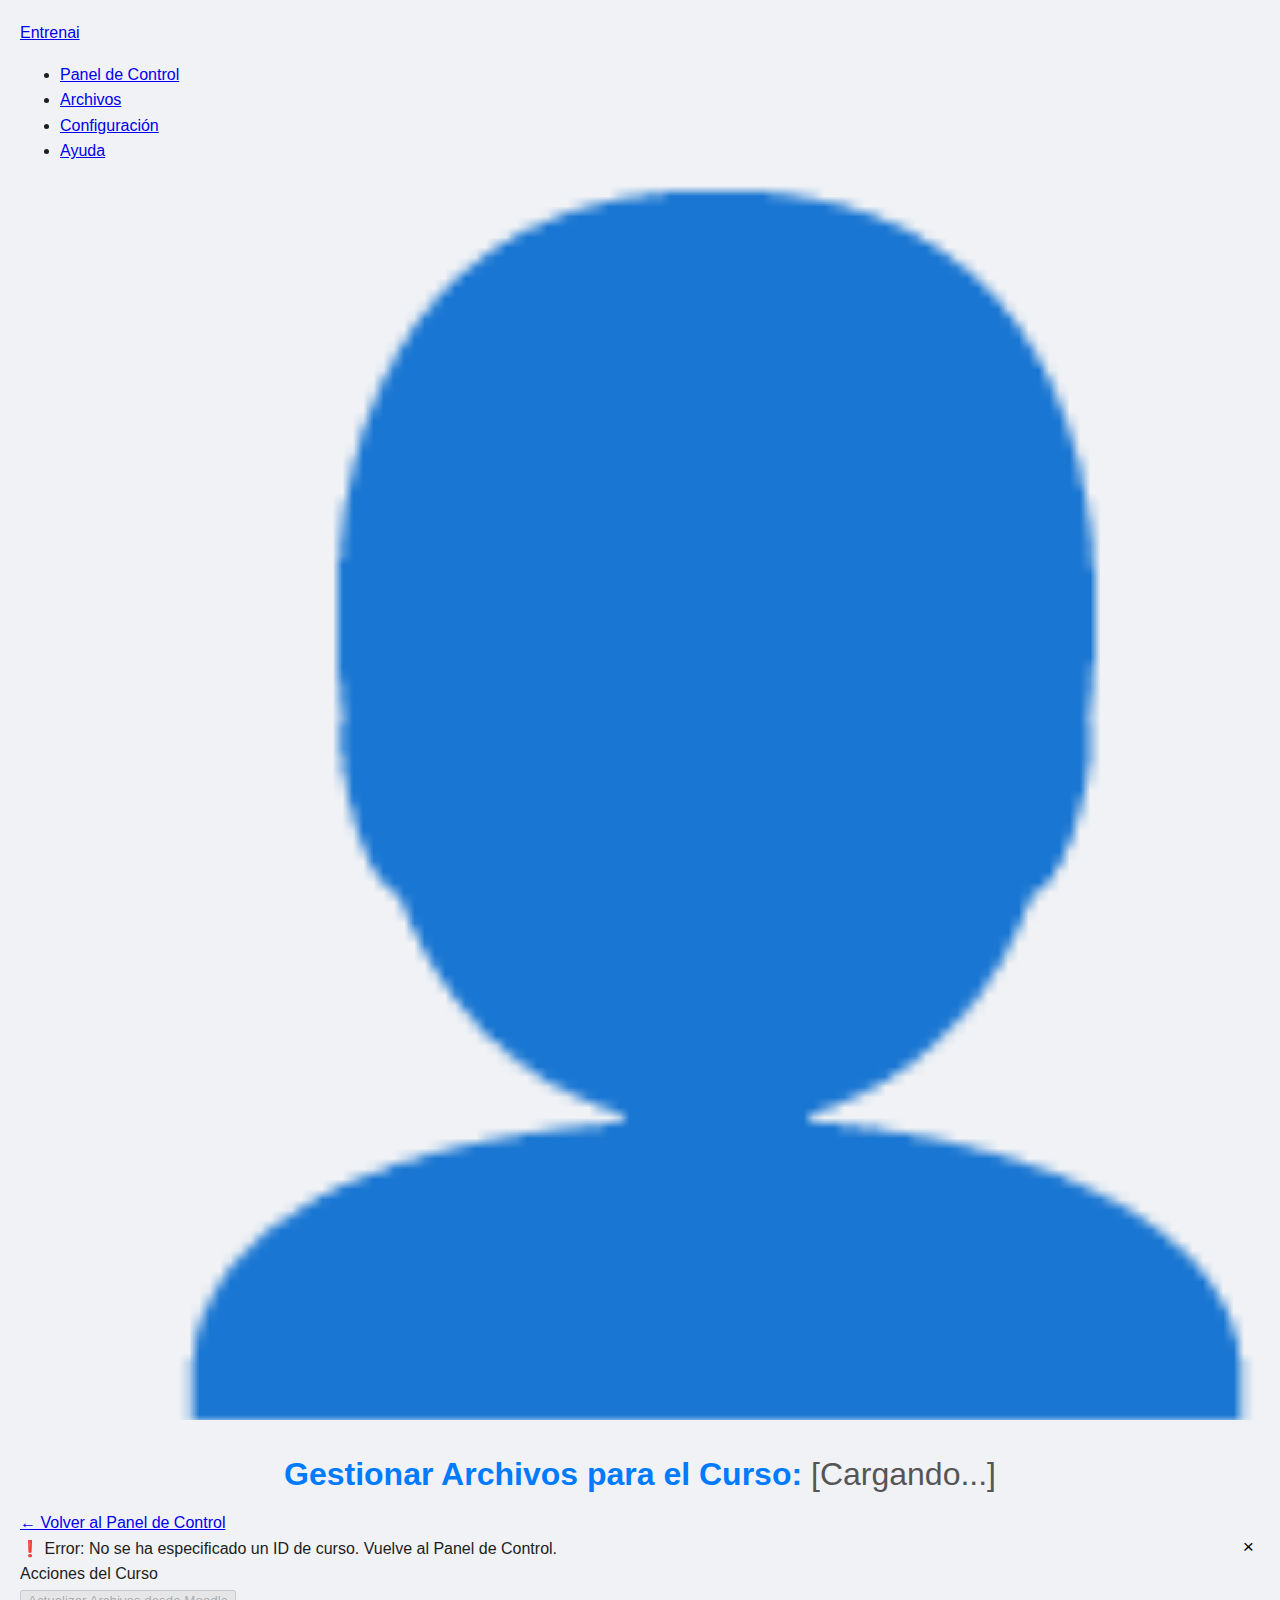
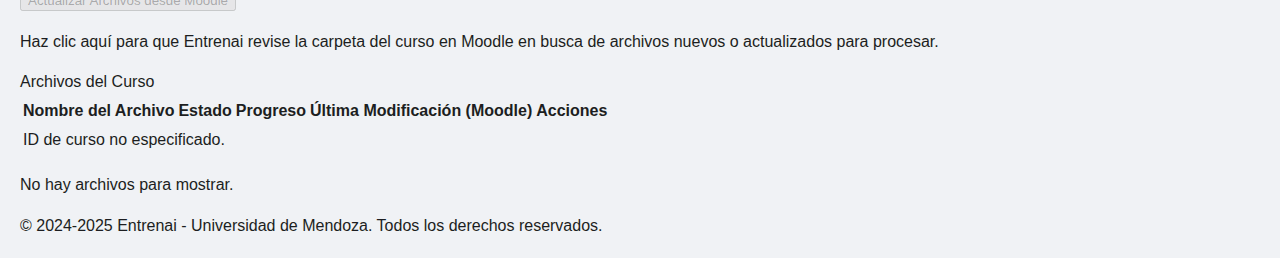
<file: src/entrenai/api/static/manage_files.html>
<!DOCTYPE html>
<html lang="es">
<head>
    <meta charset="UTF-8">
    <meta name="viewport" content="width=device-width, initial-scale=1.0">
    <title>Entrenai - Gestionar Archivos</title>
    <link rel="stylesheet" href="style.css">
</head>
<body>
    <header class="site-header">
        <div class="logo-container">
            <a href="index.html" class="site-title">Entrenai</a>
        </div>
        <nav class="main-nav">
            <ul>
                <li><a href="index.html">Panel de Control</a></li>
                <li><a href="#" id="nav-manage-files" class="active">Archivos</a></li>
                <li><a href="#">Configuración</a></li>
                <li><a href="#">Ayuda</a></li>
            </ul>
        </nav>
        <div class="user-profile-icon">
            <img src="data:image/svg+xml,<svg xmlns='http://www.w3.org/2000/svg' viewBox='0 0 100 100'><text y='.9em' font-size='90'>👤</text></svg>" alt="Perfil">
        </div>
    </header>

    <main class="main-content">
        <div class="page-container">
            <div class="page-header">
                <h1>Gestionar Archivos para el Curso: <span id="course-name-placeholder">[Cargando...]</span></h1>
                <a href="index.html" class="btn btn-sm btn-outline-primary mt-2">&larr; Volver al Panel de Control</a>
            </div>

            <!-- Contenedor para mensajes de estado específicos de esta página -->
            <div id="status-messages-manage-container">
                <!-- Los mensajes de estado (alertas) aparecerán aquí -->
            </div>
            
            <section class="card mb-4">
                <div class="card-header">
                    Acciones del Curso
                </div>
                <div class="card-body">
                    <button id="refresh-moodle-files-button" class="btn btn-primary">
                        <span class="btn-spinner d-none"></span>
                        Actualizar Archivos desde Moodle
                    </button>
                    <p class="form-text mt-2">
                        Haz clic aquí para que Entrenai revise la carpeta del curso en Moodle en busca de archivos nuevos o actualizados para procesar.
                    </p>
                </div>
            </section>

            <section class="card">
                <div class="card-header">
                    Archivos del Curso
                </div>
                <div class="card-body">
                    <!-- Opcional: Barra de búsqueda y filtros (diseño para futuro) -->
                    <!-- 
                    <div class="actions-bar mb-3">
                        <div class="search-filter-container">
                            <input type="search" class="form-control" placeholder="Buscar archivos...">
                            <select class="form-select">
                                <option value="">Todos los estados</option>
                                <option value="indexed">Indexado</option>
                                <option value="processing">Procesando</option>
                                <option value="pending">Pendiente</option>
                                <option value="error">Error</option>
                            </select>
                        </div>
                    </div>
                    -->
                    <div class="table-container">
                        <table class="table" id="files-table">
                            <thead>
                                <tr>
                                    <th>Nombre del Archivo</th>
                                    <th>Estado</th>
                                    <th>Progreso</th>
                                    <th>Última Modificación (Moodle)</th>
                                    <th>Acciones</th>
                                </tr>
                            </thead>
                            <tbody id="files-table-body">
                                <!-- Las filas de archivos se insertarán aquí por JavaScript -->
                                <tr>
                                    <td colspan="5" class="text-center p-3">
                                        <span class="btn-spinner"></span> Cargando archivos...
                                    </td>
                                </tr>
                            </tbody>
                        </table>
                    </div>
                    <p id="no-files-message" class="text-center p-3 d-none">No hay archivos para mostrar.</p>
                </div>
            </section>
        </div>
    </main>

    <footer class="site-footer">
        © 2024-2025 Entrenai - Universidad de Mendoza. Todos los derechos reservados.
    </footer>

    <script src="manage_files.js"></script>
    <script>
        // Script para el enlace de navegación de archivos, similar al de index.html
        // pero adaptado ya que estamos en la página de archivos.
        // Podría ser más útil para otros enlaces de navegación si se implementan.
        document.getElementById('nav-manage-files').addEventListener('click', function(event) {
            event.preventDefault();
            // Ya estamos en la página de archivos, quizás recargar o mostrar un mensaje.
            // O si el course_id no está, redirigir a index.html para seleccionar uno.
            const params = new URLSearchParams(window.location.search);
            const courseId = params.get('course_id');
            if (!courseId) {
                window.location.href = 'index.html'; // Si no hay course_id, volver al panel.
            } else {
                // Podríamos simplemente recargar la página actual si es necesario
                // window.location.reload();
                console.log("Ya estás en la página de gestión de archivos para el curso ID:", courseId);
            }
        });
    </script>
</body>
</html>
</file>
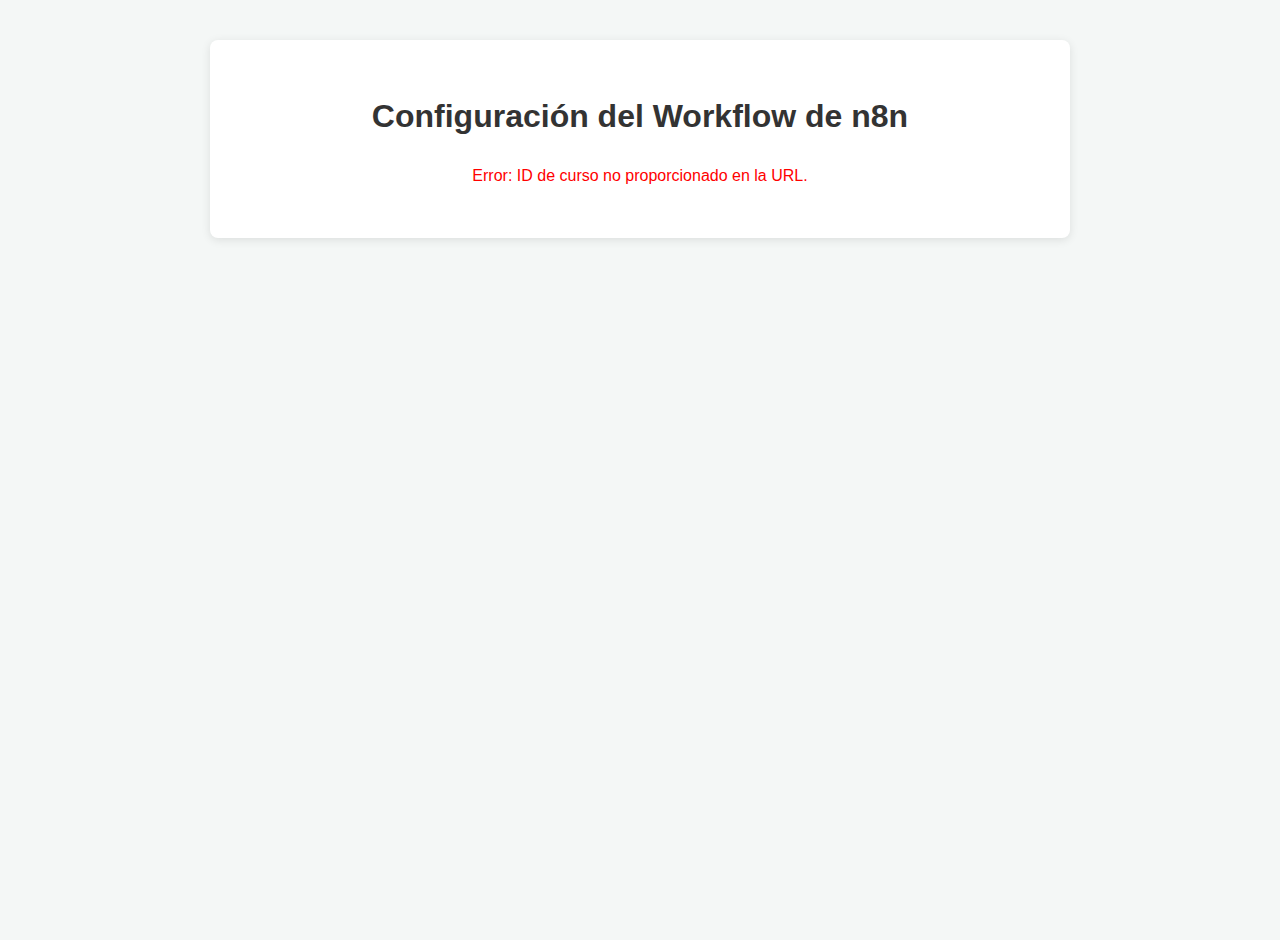
<file: src/entrenai/api/static/workflow_editor.html>
<!DOCTYPE html>
<html lang="es">
<head>
    <meta charset="UTF-8">
    <meta name="viewport" content="width=device-width, initial-scale=1.0">
    <title>Editor de Configuración de Workflow n8n</title>
    <link rel="stylesheet" href="style.css">
    <style>
        body {
            font-family: Arial, sans-serif;
            background-color: #f4f7f6;
            margin: 0;
            padding: 20px;
            display: flex;
            justify-content: center;
            align-items: flex-start;
            min-height: 100vh;
        }
        .container {
            background-color: #ffffff;
            padding: 30px;
            border-radius: 8px;
            box-shadow: 0 2px 10px rgba(0, 0, 0, 0.1);
            width: 100%;
            max-width: 800px;
        }
        h1 {
            color: #333;
            text-align: center;
            margin-bottom: 20px;
        }
        .form-group {
            margin-bottom: 15px;
        }
        label {
            display: block;
            margin-bottom: 5px;
            color: #555;
            font-weight: bold;
        }
        input[type="text"],
        textarea {
            width: calc(100% - 20px);
            padding: 10px;
            border: 1px solid #ddd;
            border-radius: 4px;
            font-size: 16px;
            box-sizing: border-box;
        }
        textarea {
            resize: vertical;
            min-height: 100px;
        }
        button {
            background-color: #0056A6;
            color: white;
            padding: 12px 20px;
            border: none;
            border-radius: 4px;
            cursor: pointer;
            font-size: 18px;
            width: 100%;
            transition: background-color 0.3s ease;
        }
        button:hover {
            background-color: #00498C;
        }
        .message {
            margin-top: 20px;
            padding: 10px;
            border-radius: 4px;
            text-align: center;
        }
        .message.success {
            background-color: #d4edda;
            color: #155724;
            border: 1px solid #c3e6cb;
        }
        .message.error {
            background-color: #f8d7da;
            color: #721c24;
            border: 1px solid #f5c6cb;
        }
    </style>
</head>
<body>
    <div class="container">
        <h1>Configuración del Workflow de n8n</h1>
        <div id="loading-message" style="text-align: center; margin-bottom: 20px;">Cargando configuración...</div>
        <form id="workflow-config-form" style="display: none;">
            <div class="form-group">
                <label for="initialMessages">Mensajes Iniciales:</label>
                <textarea id="initialMessages" name="initialMessages" placeholder="Ej: ¡Hola! Soy tu asistente académico."></textarea>
            </div>
            <div class="form-group">
                <label for="systemMessage">Mensaje del Sistema (se añadirá):</label>
                <textarea id="systemMessage" name="systemMessage" placeholder="Ej: Eres un asistente amable y formal."></textarea>
            </div>
            <div class="form-group">
                <label for="inputPlaceholder">Marcador de Posición de Entrada:</label>
                <input type="text" id="inputPlaceholder" name="inputPlaceholder" placeholder="Ej: Escribe tu consulta aquí...">
            </div>
            <div class="form-group">
                <label for="chatTitle">Título del Chat:</label>
                <input type="text" id="chatTitle" name="chatTitle" placeholder="Ej: Centro de Ayuda Académica">
            </div>
            <button type="submit">Guardar Configuración</button>
            <div id="response-message" class="message" style="display: none;"></div>
        </form>
    </div>
    <script src="workflow_editor.js"></script>
</body>
</html>
</file>
<file: static/style.css>
body { 
    font-family: -apple-system, BlinkMacSystemFont, "Segoe UI", Roboto, Helvetica, Arial, sans-serif, "Apple Color Emoji", "Segoe UI Emoji", "Segoe UI Symbol";
    margin: 0;
    padding: 20px; 
    background-color: #f0f2f5; 
    color: #1c1e21;
    line-height: 1.6;
}

.container { 
    max-width: 800px;
    margin: 20px auto; 
    background-color: #ffffff; 
    padding: 25px 30px; 
    border-radius: 8px; 
    box-shadow: 0 2px 4px rgba(0,0,0,0.1), 0 8px 16px rgba(0,0,0,0.1);
}

h1 {
    color: #007bff; /* Un azul primario */
    text-align: center;
    margin-bottom: 10px;
}

h2 {
    color: #333;
    border-bottom: 1px solid #eee;
    padding-bottom: 10px;
    margin-top: 30px;
    margin-bottom: 20px;
}

p {
    margin-bottom: 15px;
}

.controls { 
    margin-bottom: 25px; 
    padding: 15px;
    background-color: #f9f9f9;
    border-radius: 6px;
    border: 1px solid #e0e0e0;
}

.controls label {
    display: block;
    margin-bottom: 8px;
    font-weight: bold;
    color: #555;
}

.controls input[type="text"],
.controls select {
    display: block;
    width: calc(100% - 22px); /* Ajusta por padding */
    padding: 10px;
    margin-bottom: 15px;
    border: 1px solid #ccc;
    border-radius: 4px;
    box-sizing: border-box; /* Para que padding no afecte el width total */
}

.controls button { 
    display: block;
    width: 100%;
    padding: 12px 15px; 
    background-color: #007bff; 
    color: white; 
    border: none; 
    border-radius: 4px; 
    cursor: pointer; 
    font-size: 16px;
    transition: background-color 0.2s ease-in-out;
}

.controls button:hover {
    background-color: #0056b3;
}

.controls button:disabled { 
    background-color: #cccccc; 
    cursor: not-allowed;
}

#status-messages {
    margin-top: 20px;
}

#status-messages p { 
    padding: 12px 15px; 
    border-radius: 4px; 
    margin-top: 10px; 
    border-left-width: 5px;
    border-left-style: solid;
}

#status-messages .info { 
    background-color: #e7f3fe; 
    border-left-color: #2196F3; 
    color: #0c5460;
}

#status-messages .success { 
    background-color: #d4edda; 
    border-left-color: #28a745; 
    color: #155724;
}

#status-messages .warning { 
    background-color: #fff3cd; 
    border-left-color: #ffc107; 
    color: #856404;
}

#status-messages .error { 
    background-color: #f8d7da; 
    border-left-color: #dc3545; 
    color: #721c24;
}
</file>
<file: entrenai_refactor/api/estaticos/estilo.css>
/* Copia directa del archivo original, ver entrenai2/api/estaticos/estilo.css */
/* ... (contenido completo del archivo original aquí) ... */
</file>
<file: src/entrenai/api/static/style.css>
body { 
    font-family: -apple-system, BlinkMacSystemFont, "Segoe UI", Roboto, Helvetica, Arial, sans-serif, "Apple Color Emoji", "Segoe UI Emoji", "Segoe UI Symbol";
    margin: 0;
    padding: 20px; 
    background-color: #f0f2f5; 
    color: #1c1e21;
    line-height: 1.6;
}

.container { 
    max-width: 800px;
    margin: 20px auto; 
    background-color: #ffffff; 
    padding: 25px 30px; 
    border-radius: 8px; 
    box-shadow: 0 2px 4px rgba(0,0,0,0.1), 0 8px 16px rgba(0,0,0,0.1);
}

h1 {
    color: #007bff; /* Un azul primario */
    text-align: center;
    margin-bottom: 10px;
}

h2 {
    color: #333;
    border-bottom: 1px solid #eee;
    padding-bottom: 10px;
    margin-top: 30px;
    margin-bottom: 20px;
}

p {
    margin-bottom: 15px;
}

.app-explanation {
    background-color: #e7f3fe; /* Light blue background */
    border: 1px solid #b_e_d_4_f_0; /* Slightly darker blue border */
    border-left: 5px solid #007bff; /* Primary blue left border for emphasis */
    padding: 15px 20px;
    margin-top: 20px;
    margin-bottom: 30px;
    border-radius: 5px;
}

.app-explanation h3 {
    color: #0056b3; /* Darker blue for headings */
    margin-top: 0;
    margin-bottom: 10px;
}

.app-explanation p, .app-explanation ol {
    margin-bottom: 10px;
    color: #333; /* Dark grey for text for readability */
}

.app-explanation ol {
    padding-left: 20px;
}

.app-explanation li {
    margin-bottom: 5px;
}

.controls { 
    margin-bottom: 25px; 
    padding: 15px;
    background-color: #f9f9f9;
    border-radius: 6px;
    border: 1px solid #e0e0e0;
}

.controls label {
    display: block;
    margin-bottom: 8px;
    font-weight: bold;
    color: #555;
}

.controls input[type="text"],
.controls select {
    display: block;
    width: calc(100% - 22px); /* Ajusta por padding */
    padding: 10px;
    margin-bottom: 15px;
    border: 1px solid #ccc;
    border-radius: 4px;
    box-sizing: border-box; /* Para que padding no afecte el width total */
}

.controls button { 
    display: block;
    width: 100%;
    padding: 12px 15px; 
    background-color: #007bff; 
    color: white; 
    border: none; 
    border-radius: 4px; 
    cursor: pointer; 
    font-size: 16px;
    transition: background-color 0.2s ease-in-out;
}

.controls button:hover {
    background-color: #0056b3;
}

/* Style for the new manage-files-button (can be the same as setup-ai-button) */
#manage-files-button {
    /* display: block; /* Already handled by inline style initially, but good for consistency if shown */
    /* width: 100%; /* Already handled by .controls button */
    /* padding: 12px 15px; /* Already handled by .controls button */
    background-color: #6c757d; /* A secondary button color (e.g., grey) */
    /* color: white; /* Already handled by .controls button */
    /* border: none; /* Already handled by .controls button */
    /* border-radius: 4px; /* Already handled by .controls button */
    /* cursor: pointer; /* Already handled by .controls button */
    /* font-size: 16px; /* Already handled by .controls button */
    /* transition: background-color 0.2s ease-in-out; /* Already handled by .controls button */
}

#manage-files-button:hover {
    background-color: #5a6268; /* Darker shade for hover */
}

.controls button:disabled { 
    background-color: #cccccc; 
    cursor: not-allowed;
}

#status-messages {
    margin-top: 20px;
}

#status-messages p { 
    padding: 12px 15px; 
    border-radius: 4px; 
    margin-top: 10px; 
    border-left-width: 5px;
    border-left-style: solid;
}

#status-messages .info { 
    background-color: #e7f3fe; 
    border-left-color: #2196F3; 
    color: #0c5460;
}

#status-messages .success { 
    background-color: #d4edda; 
    border-left-color: #28a745; 
    color: #155724;
}

#status-messages .warning { 
    background-color: #fff3cd; 
    border-left-color: #ffc107; 
    color: #856404;
}

#status-messages .error { 
    background-color: #f8d7da; 
    border-left-color: #dc3545; 
    color: #721c24;
}

/* Styles for manage_files.html */
#course-title {
    text-align: left; /* Override h1 center align if needed */
    margin-bottom: 20px;
}

#course-name-placeholder {
    font-weight: normal;
    color: #555;
}

.back-link {
    display: inline-block;
    margin-bottom: 20px;
    color: #007bff;
    text-decoration: none;
}

.back-link:hover {
    text-decoration: underline;
}

.file-list {
    list-style: none;
    padding-left: 0;
    margin-bottom: 20px;
}

.file-list li {
    background-color: #f9f9f9;
    border: 1px solid #e0e0e0;
    padding: 10px 15px;
    margin-bottom: 8px;
    border-radius: 4px;
    display: flex;
    justify-content: space-between;
    align-items: center;
}

.file-list li span {
    flex-grow: 1;
    margin-right: 10px; /* Space before delete button */
}

.delete-btn {
    padding: 6px 12px;
    background-color: #dc3545; /* Red for delete */
    color: white;
    border: none;
    border-radius: 4px;
    cursor: pointer;
    font-size: 14px;
    transition: background-color 0.2s ease-in-out;
}

.delete-btn:hover {
    background-color: #c82333; /* Darker red on hover */
}

.small-text {
    font-size: 0.9em;
    color: #666;
    margin-top: -10px; /* Adjust spacing after buttons or headings */
    margin-bottom: 15px;
}

/* Ensure status messages on manage_files page uses the same styling */
#status-messages-manage p {
    /* Styles are already defined for #status-messages .info, .success, etc. */
    /* If #status-messages-manage itself needs specific container styling: */
    margin-top: 20px;
}

/* Specific styling for task items if needed */
#processing-files-list li.error-task {
    background-color: #f8d7da; /* Light red for error tasks */
    border-left: 5px solid #dc3545;
}
</file>
<file: entrenai2/api/estaticos/estilo.css>
/* Reset Básico y Normalización */
*,
*::before,
*::after {
    box-sizing: border-box;
    margin: 0;
    padding: 0;
}

html {
    font-size: 16px; /* Base para REM */
    scroll-behavior: smooth;
}

body {
    font-family: -apple-system, BlinkMacSystemFont, "Segoe UI", Roboto, Helvetica, Arial, sans-serif, "Apple Color Emoji", "Segoe UI Emoji", "Segoe UI Symbol";
    line-height: 1.6;
    background-color: var(--color-background-light);
    color: var(--color-text-primary);
    display: flex;
    flex-direction: column;
    min-height: 100vh;
    padding-top: 70px; /* Espacio para el header fijo */
}

img, picture, video, canvas, svg {
    display: block;
    max-width: 100%;
}

input, button, textarea, select {
    font: inherit;
}

/* Variables CSS */
:root {
    --color-primary: #007bff; /* Azul primario (similar a EduDocs/RAG Manager) */
    --color-primary-dark: #0056b3;
    --color-primary-light: #e7f3fe;

    --color-secondary: #6c757d; /* Gris secundario */
    --color-success: #28a745;
    --color-success-dark: #1e7e34;
    --color-success-light: #d4edda;
    --color-danger: #dc3545;
    --color-danger-dark: #c82333;
    --color-danger-light: #f8d7da;
    --color-warning: #ffc107;
    --color-warning-dark: #d39e00;
    --color-warning-light: #fff3cd;
    --color-info: #17a2b8;
    --color-info-dark: #117a8b;
    --color-info-light: #d1ecf1;

    --color-text-primary: #212529;
    --color-text-secondary: #6c757d;
    --color-text-muted: #868e96;
    --color-text-on-primary: #ffffff;
    --color-text-on-dark: #ffffff;

    --color-background-light: #f0f2f5; /* Fondo general de la página */
    --color-background-card: #ffffff; /* Fondo de las tarjetas */
    --color-border: #dee2e6;

    --font-family-sans-serif: -apple-system, BlinkMacSystemFont, "Segoe UI", Roboto, Helvetica, Arial, sans-serif, "Apple Color Emoji", "Segoe UI Emoji", "Segoe UI Symbol";
    
    --border-radius-sm: 0.2rem;
    --border-radius: 0.375rem; /* Bootstrap 5 default: 0.375rem */
    --border-radius-lg: 0.5rem;

    --shadow-sm: 0 1px 2px rgba(0,0,0,0.05);
    --shadow: 0 4px 8px rgba(0,0,0,0.1);
    --shadow-lg: 0 10px 20px rgba(0,0,0,0.1);

    --header-height: 70px;
}

/* Estructura Principal */
.site-header {
    background-color: var(--color-background-card);
    padding: 0 1.5rem;
    height: var(--header-height);
    display: flex;
    align-items: center;
    justify-content: space-between;
    box-shadow: var(--shadow-sm);
    position: fixed;
    top: 0;
    left: 0;
    right: 0;
    z-index: 1000;
}

.logo-container {
    display: flex;
    align-items: center;
}

.logo-container img {
    height: 30px; /* Ajusta según tu logo */
    margin-right: 0.5rem;
}

.logo-container .site-title {
    font-size: 1.5rem;
    font-weight: 600;
    color: var(--color-primary);
    text-decoration: none;
}

.main-nav ul {
    list-style: none;
    display: flex;
    gap: 1rem;
}

.main-nav a {
    text-decoration: none;
    color: var(--color-text-secondary);
    padding: 0.5rem 0.75rem;
    border-radius: var(--border-radius-sm);
    transition: background-color 0.2s ease, color 0.2s ease;
}

.main-nav a:hover,
.main-nav a.active {
    color: var(--color-primary);
    background-color: var(--color-primary-light);
}

.user-profile-icon img {
    height: 35px;
    width: 35px;
    border-radius: 50%;
    object-fit: cover;
    cursor: pointer;
}

.main-content {
    flex-grow: 1;
    padding: 2rem 1.5rem;
    max-width: 1200px;
    width: 100%;
    margin: 0 auto; /* Centra el contenido */
}

.site-footer {
    background-color: var(--color-background-card);
    color: var(--color-text-muted);
    text-align: center;
    padding: 1.5rem;
    border-top: 1px solid var(--color-border);
    font-size: 0.9rem;
}

/* Contenedor General de Página (para index, manage_files) */
.page-container {
    background-color: var(--color-background-card);
    padding: 2rem;
    border-radius: var(--border-radius-lg);
    box-shadow: var(--shadow);
}

.page-header {
    margin-bottom: 1.5rem;
    padding-bottom: 1rem;
    border-bottom: 1px solid var(--color-border);
}

.page-header h1 {
    font-size: 1.75rem;
    color: var(--color-text-primary);
    font-weight: 600;
}
.page-header h2 {
    font-size: 1.5rem;
    color: var(--color-text-primary);
    font-weight: 500;
    margin-top: 1.5rem;
    margin-bottom: 1rem;
}


/* Componentes Comunes */
.btn {
    display: inline-block;
    font-weight: 500;
    line-height: 1.5;
    color: var(--color-text-on-primary);
    text-align: center;
    vertical-align: middle;
    cursor: pointer;
    user-select: none;
    background-color: transparent;
    border: 1px solid transparent;
    padding: 0.5rem 1rem; /* Ajustado para consistencia */
    font-size: 1rem;
    border-radius: var(--border-radius);
    transition: color 0.15s ease-in-out, background-color 0.15s ease-in-out, border-color 0.15s ease-in-out, box-shadow 0.15s ease-in-out;
}

.btn-primary {
    background-color: var(--color-primary);
    border-color: var(--color-primary);
    color: var(--color-text-on-primary);
}
.btn-primary:hover {
    background-color: var(--color-primary-dark);
    border-color: var(--color-primary-dark);
}

.btn-secondary {
    background-color: var(--color-secondary);
    border-color: var(--color-secondary);
    color: var(--color-text-on-primary);
}
.btn-secondary:hover {
    background-color: #5a6268;
    border-color: #545b62;
}

.btn-success {
    background-color: var(--color-success);
    border-color: var(--color-success);
    color: var(--color-text-on-primary);
}
.btn-success:hover {
    background-color: var(--color-success-dark);
    border-color: var(--color-success-dark);
}

.btn-danger {
    background-color: var(--color-danger);
    border-color: var(--color-danger);
    color: var(--color-text-on-primary);
}
.btn-danger:hover {
    background-color: var(--color-danger-dark);
    border-color: var(--color-danger-dark);
}

.btn-warning {
    background-color: var(--color-warning);
    border-color: var(--color-warning);
    color: var(--color-text-primary); /* Texto oscuro para warning */
}
.btn-warning:hover {
    background-color: var(--color-warning-dark);
    border-color: var(--color-warning-dark);
}

.btn-info {
    background-color: var(--color-info);
    border-color: var(--color-info);
    color: var(--color-text-on-primary);
}
.btn-info:hover {
    background-color: var(--color-info-dark);
    border-color: var(--color-info-dark);
}

.btn-light {
    background-color: var(--color-background-light);
    border-color: var(--color-border);
    color: var(--color-text-primary);
}
.btn-light:hover {
    background-color: #e2e6ea;
    border-color: #dae0e5;
}

.btn-outline-primary {
    color: var(--color-primary);
    border-color: var(--color-primary);
}
.btn-outline-primary:hover {
    color: var(--color-text-on-primary);
    background-color: var(--color-primary);
    border-color: var(--color-primary);
}
/* ... otros btn-outline ... */

.btn:disabled,
.btn.disabled {
    opacity: 0.65;
    cursor: not-allowed;
    box-shadow: none;
}

.btn-block {
    display: block;
    width: 100%;
}

.btn-sm {
    padding: 0.25rem 0.5rem;
    font-size: 0.875rem;
    border-radius: var(--border-radius-sm);
}

.btn-lg {
    padding: 0.75rem 1.5rem;
    font-size: 1.25rem;
    border-radius: var(--border-radius-lg);
}

.btn-spinner {
    display: inline-block;
    width: 1em;
    height: 1em;
    border: 2px solid currentColor;
    border-top-color: transparent;
    border-radius: 50%;
    animation: spin 0.8s linear infinite;
    margin-right: 0.5rem;
    vertical-align: -0.15em;
}

@keyframes spin {
    to { transform: rotate(360deg); }
}

/* Formularios */
.form-group {
    margin-bottom: 1rem;
}

.form-label {
    display: inline-block;
    margin-bottom: 0.5rem;
    font-weight: 500;
}

.form-control,
.form-select {
    display: block;
    width: 100%;
    padding: 0.625rem 0.75rem; /* Ajustado */
    font-size: 1rem;
    font-weight: 400;
    line-height: 1.5;
    color: var(--color-text-primary);
    background-color: var(--color-background-card);
    background-clip: padding-box;
    border: 1px solid var(--color-border);
    appearance: none;
    border-radius: var(--border-radius);
    transition: border-color 0.15s ease-in-out, box-shadow 0.15s ease-in-out;
}

.form-control:focus,
.form-select:focus {
    border-color: var(--color-primary);
    outline: 0;
    box-shadow: 0 0 0 0.25rem rgba(var(--color-primary), 0.25); /* Arreglar para que tome el color primario */
}
/* Para que el box-shadow funcione con variable RGB: */
/* :root { --color-primary-rgb: 0, 123, 255; } */
/* box-shadow: 0 0 0 0.25rem rgba(var(--color-primary-rgb), 0.25); */


.form-select {
    background-image: url("data:image/svg+xml,%3csvg xmlns='http://www.w3.org/2000/svg' viewBox='0 0 16 16'%3e%3cpath fill='none' stroke='%23343a40' stroke-linecap='round' stroke-linejoin='round' stroke-width='2' d='m2 5 6 6 6-6'/%3e%3c/svg%3e");
    background-repeat: no-repeat;
    background-position: right 0.75rem center;
    background-size: 16px 12px;
    padding-right: 2.25rem; /* Espacio para el icono */
}

.form-control::placeholder {
    color: var(--color-text-muted);
    opacity: 1;
}

.form-control:disabled, .form-control[readonly] {
    background-color: #e9ecef;
    opacity: 1;
}

.form-text {
    font-size: 0.875em;
    color: var(--color-text-muted);
    margin-top: 0.25rem;
}

/* Tarjetas (Cards) */
.card {
    position: relative;
    display: flex;
    flex-direction: column;
    min-width: 0;
    word-wrap: break-word;
    background-color: var(--color-background-card);
    background-clip: border-box;
    border: 1px solid var(--color-border);
    border-radius: var(--border-radius-lg);
    box-shadow: var(--shadow-sm);
    margin-bottom: 1.5rem;
}

.card-header {
    padding: 1rem 1.25rem;
    margin-bottom: 0;
    background-color: rgba(0,0,0,.03);
    border-bottom: 1px solid var(--color-border);
    font-size: 1.1rem;
    font-weight: 500;
}
.card-header:first-child {
    border-radius: var(--border-radius-lg) var(--border-radius-lg) 0 0;
}

.card-body {
    flex: 1 1 auto;
    padding: 1.25rem;
}

.card-title {
    margin-bottom: 0.5rem;
    font-size: 1.25rem;
    font-weight: 600;
}

.card-subtitle {
    margin-top: -0.25rem;
    margin-bottom: 0.5rem;
    color: var(--color-text-secondary);
}

.card-text:last-child {
    margin-bottom: 0;
}

.card-footer {
    padding: 1rem 1.25rem;
    background-color: rgba(0,0,0,.03);
    border-top: 1px solid var(--color-border);
}
.card-footer:last-child {
    border-radius: 0 0 var(--border-radius-lg) var(--border-radius-lg);
}

/* Alertas / Mensajes de Estado */
.alert {
    position: relative;
    padding: 1rem 1rem;
    margin-bottom: 1rem;
    border: 1px solid transparent;
    border-radius: var(--border-radius);
    display: flex;
    align-items: center;
}
.alert-icon {
    margin-right: 0.75rem;
    font-size: 1.25rem;
}

.alert-primary { color: #004085; background-color: #cce5ff; border-color: #b8daff; }
.alert-secondary { color: #383d41; background-color: #e2e3e5; border-color: #d6d8db; }
.alert-success { color: var(--color-success-dark); background-color: var(--color-success-light); border-color: #c3e6cb; }
.alert-danger { color: var(--color-danger-dark); background-color: var(--color-danger-light); border-color: #f5c6cb; }
.alert-warning { color: #856404; background-color: #fff3cd; border-color: #ffeeba; } /* Texto oscuro para warning */
.alert-info { color: var(--color-info-dark); background-color: var(--color-info-light); border-color: #bee5eb; }

#status-messages-container { /* Contenedor para mensajes globales */
    position: fixed;
    top: calc(var(--header-height) + 1rem);
    right: 1.5rem;
    z-index: 1050;
    width: 350px;
    max-width: 90%;
}
#status-messages-container .alert {
    box-shadow: var(--shadow);
}

/* Tablas */
.table-container {
    overflow-x: auto; /* Para responsividad en tablas anchas */
}
.table {
    width: 100%;
    margin-bottom: 1rem;
    color: var(--color-text-primary);
    border-collapse: collapse;
}
.table th,
.table td {
    padding: 0.75rem;
    vertical-align: top;
    border-top: 1px solid var(--color-border);
}
.table thead th {
    vertical-align: bottom;
    border-bottom: 2px solid var(--color-border);
    text-align: left;
    font-weight: 600;
    background-color: #f8f9fa; /* Un gris muy claro para el encabezado */
}
.table tbody tr:nth-of-type(odd) {
    /* background-color: rgba(0,0,0,.02); Opcional: zebra striping */
}
.table tbody tr:hover {
    background-color: rgba(0,0,0,.05);
}
.table-sm th,
.table-sm td {
    padding: 0.3rem;
}

/* Indicadores de Estado en Tablas (Estilo Píldora/Badge) */
.status-indicator {
    display: inline-flex;
    align-items: center;
    padding: 0.35em 0.65em; /* Un poco más de padding */
    font-size: 0.8rem;    /* Ligeramente más pequeño para un look refinado */
    font-weight: 500;     /* Un poco menos bold que 600 */
    line-height: 1;
    text-align: center;
    white-space: nowrap;
    vertical-align: middle; /* Mejor alineación vertical */
    border-radius: var(--border-radius-lg); /* Más redondeado, como píldora */
    text-transform: capitalize; /* Para que PENDING sea Pendiente, etc. si el JS no lo hace */
}
.status-indicator-icon {
    margin-right: 0.4em; /* Un poco más de espacio para el icono */
    font-size: 0.9em; /* Ajustar tamaño del icono si es un carácter de fuente */
}

/* Colores específicos para los badges de estado */
.status-indicator.status-success { background-color: var(--color-success-light); color: var(--color-success-dark); border: 1px solid var(--color-success-dark); }
.status-indicator.status-danger { background-color: var(--color-danger-light); color: var(--color-danger-dark); border: 1px solid var(--color-danger-dark); }
.status-indicator.status-warning { background-color: var(--color-warning-light); color: #856404; border: 1px solid var(--color-warning-dark); }
.status-indicator.status-info { background-color: var(--color-info-light); color: var(--color-info-dark); border: 1px solid var(--color-info-dark); }
.status-indicator.status-processing { background-color: var(--color-primary-light); color: var(--color-primary-dark); border: 1px solid var(--color-primary-dark); }
.status-indicator.status-default { background-color: var(--color-secondary-light, #e9ecef); color: var(--color-secondary); border: 1px solid var(--color-secondary); }


/* Barra de Progreso Mejorada */
.progress {
    display: flex;
    height: 0.75rem; /* Más delgada, como en la Imagen 1 */
    overflow: hidden;
    font-size: .75rem; /* No relevante si no mostramos texto dentro */
    background-color: #e9ecef; /* Fondo de la barra */
    border-radius: var(--border-radius); /* Bordes redondeados */
    width: 100%; /* Asegurar que ocupe el contenedor */
    min-width: 100px; /* Mínimo para que no desaparezca si la celda es muy pequeña */
}
.progress-bar {
    display: flex;
    flex-direction: column;
    justify-content: center;
    overflow: hidden;
    color: var(--color-text-on-primary);
    text-align: center;
    white-space: nowrap;
    background-color: var(--color-primary); /* Color por defecto de la barra de progreso */
    transition: width .6s ease;
    border-radius: var(--border-radius); /* Para que la barra interna también sea redondeada */
}
.progress-bar.bg-success { background-color: var(--color-success) !important; }
.progress-bar.bg-danger { background-color: var(--color-danger) !important; }
.progress-bar.bg-warning { background-color: var(--color-warning) !important; }
.progress-bar.bg-info { background-color: var(--color-info) !important; }


.progress-bar-striped {
    background-image: linear-gradient(45deg,rgba(255,255,255,.15) 25%,transparent 25%,transparent 50%,rgba(255,255,255,.15) 50%,rgba(255,255,255,.15) 75%,transparent 75%,transparent);
    background-size: 0.5rem 0.5rem; /* Rayas más pequeñas */
}
.progress-bar-animated {
    animation: progress-bar-stripes 1s linear infinite;
}
@keyframes progress-bar-stripes {
    0% { background-position-x: 0.5rem; }
}

/* Ajustes específicos para la tabla de archivos */
#files-table td, #files-table th {
    vertical-align: middle; /* Centrar contenido verticalmente en celdas */
}

#files-table .cell-actions { /* Si usamos una clase para la celda de acciones */
    text-align: right; /* Alinear acciones a la derecha */
}

#files-table .btn-sm { /* Asegurar que los botones de acción sean pequeños */
    padding: 0.2rem 0.5rem;
    font-size: 0.8rem;
}

/* Icono de tres puntos para acciones (ejemplo) */
.actions-menu-btn {
    background: none;
    border: none;
    color: var(--color-text-secondary);
    cursor: pointer;
    padding: 0.25rem 0.5rem;
}
.actions-menu-btn:hover {
    color: var(--color-primary);
}
.actions-menu-btn::after {
    content: '⋮'; /* O un SVG icon */
    font-size: 1.25rem;
    font-weight: bold;
}


/* Clases de utilidad */
.text-center { text-align: center !important; }
.text-right { text-align: right !important; }
.text-left { text-align: left !important; }
.d-none { display: none !important; }
.d-block { display: block !important; }
.d-flex { display: flex !important; }
.justify-content-between { justify-content: space-between !important; }
.align-items-center { align-items: center !important; }
.mt-1 { margin-top: 0.25rem !important; }
.mt-2 { margin-top: 0.5rem !important; }
.mt-3 { margin-top: 1rem !important; }
.mt-4 { margin-top: 1.5rem !important; }
.mt-5 { margin-top: 3rem !important; }
.mb-1 { margin-bottom: 0.25rem !important; }
.mb-2 { margin-bottom: 0.5rem !important; }
.mb-3 { margin-bottom: 1rem !important; }
.mb-4 { margin-bottom: 1.5rem !important; }
.mb-5 { margin-bottom: 3rem !important; }
.p-1 { padding: 0.25rem !important; }
.p-2 { padding: 0.5rem !important; }
.p-3 { padding: 1rem !important; }
.p-4 { padding: 1.5rem !important; }
.p-5 { padding: 3rem !important; }
.w-100 { width: 100% !important; }

/* Estilos específicos para el Dashboard (index.html) */
.dashboard-grid {
    display: grid;
    grid-template-columns: repeat(auto-fit, minmax(250px, 1fr));
    gap: 1.5rem;
    margin-bottom: 2rem;
}
.stat-card {
    padding: 1.5rem;
    text-align: center;
}
.stat-card .stat-value {
    font-size: 2.5rem;
    font-weight: 600;
    color: var(--color-primary);
    margin-bottom: 0.25rem;
}
.stat-card .stat-label {
    font-size: 1rem;
    color: var(--color-text-secondary);
}

/* Estilos específicos para manage_files.html */
.actions-bar {
    display: flex;
    justify-content: space-between;
    align-items: center;
    margin-bottom: 1.5rem;
    flex-wrap: wrap; /* Para responsividad */
    gap: 1rem;
}
.actions-bar .search-filter-container {
    display: flex;
    gap: 1rem;
    flex-grow: 1; /* Para que ocupe espacio */
}
.actions-bar .search-filter-container .form-control {
    min-width: 200px; /* Ancho mínimo para el input de búsqueda */
}

/* Responsividad */
@media (max-width: 992px) {
    .main-nav {
        /* Aquí podrías implementar un menú hamburguesa */
        /* Por ahora, simplemente ocultamos la navegación en pantallas pequeñas si no cabe */
    }
    .dashboard-grid {
        grid-template-columns: repeat(auto-fit, minmax(200px, 1fr));
    }
}

@media (max-width: 768px) {
    body {
        padding-top: 60px; /* Ajustar para header más pequeño si es necesario */
    }
    .site-header {
        height: 60px;
        padding: 0 1rem;
    }
    .logo-container .site-title {
        font-size: 1.25rem;
    }
    .main-content {
        padding: 1.5rem 1rem;
    }
    .page-container {
        padding: 1.5rem;
    }
    .page-header h1 {
        font-size: 1.5rem;
    }
    .actions-bar {
        flex-direction: column;
        align-items: stretch;
    }
    .actions-bar .search-filter-container {
        flex-direction: column;
    }
    .actions-bar .btn {
        width: 100%; /* Botones ocupan todo el ancho */
    }
    .table {
        font-size: 0.9rem; /* Reducir tamaño de fuente en tablas */
    }
    .table th, .table td {
        padding: 0.5rem;
    }
}

@media (max-width: 576px) {
    .main-nav ul {
        /* Ocultar o transformar a menú hamburguesa */
        display: none; /* Ejemplo simple */
    }
    .user-profile-icon {
        /* Ajustar si es necesario */
    }
    .stat-card .stat-value {
        font-size: 2rem;
    }
    #status-messages-container {
        width: 100%;
        right: 0;
        top: var(--header-height);
        border-radius: 0;
        padding: 0 0.5rem;
    }
    #status-messages-container .alert {
        margin-bottom: 0.5rem;
    }
}

/* Estilos para la lista de archivos en procesamiento (temporal hasta que se integre en tabla) */
.file-list {
    list-style: none;
    padding-left: 0;
    margin-top: 10px;
    margin-bottom: 30px;
}

.file-list li {
    background-color: #fff;
    border: 1px solid var(--color-border);
    padding: 12px 18px;
    margin-bottom: 10px;
    border-radius: var(--border-radius);
    display: flex;
    justify-content: space-between;
    align-items: center;
    box-shadow: var(--shadow-sm);
}

.file-list li .status-icon {
    margin-right: 8px;
    font-size: 1.1em;
}
.file-list li .status-icon.spinner {
    width: 1em;
    height: 1em;
    border: 2px solid #ccc;
    border-top-color: var(--color-primary);
    border-radius: 50%;
    animation: spin 1s linear infinite;
    display: inline-block;
}
.file-list li.status-failure {
    background-color: var(--color-danger-light);
    border-left: 5px solid var(--color-danger);
}
.file-list li.status-failure .status-text {
    color: var(--color-danger-dark);
}
</file>
